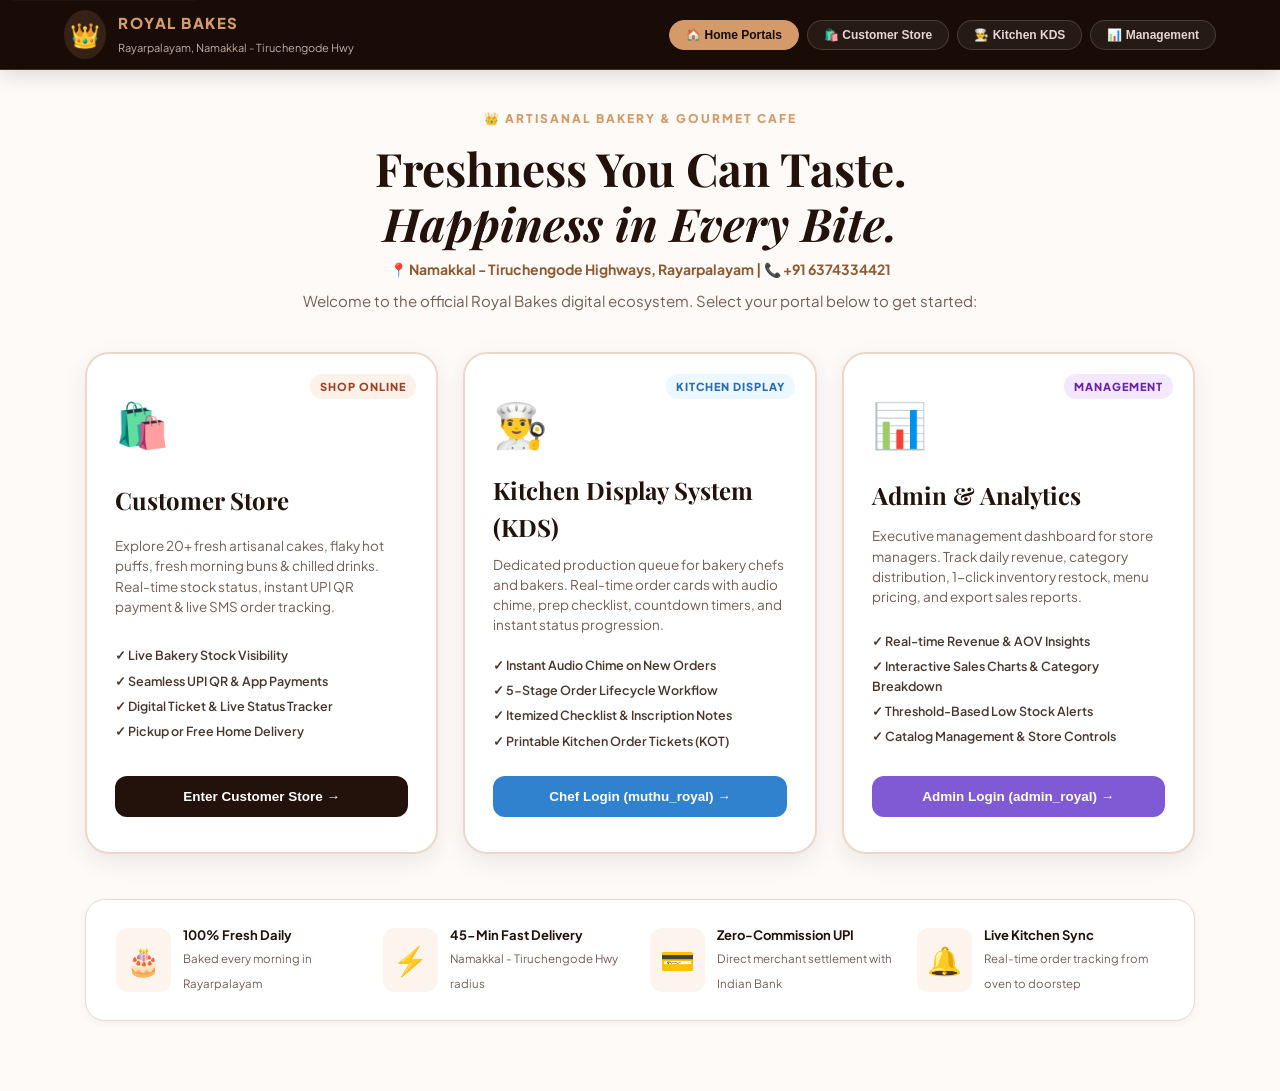
<file: index.html>
<!DOCTYPE html>
<html lang="en">

<head>
    <meta charset="UTF-8">
    <meta name="viewport" content="width=device-width, initial-scale=1.0">
    <meta name="description" content="Royal Bakes — Artisanal Bakery & Cafe in Rayarpalayam, Namakkal. Order fresh cakes, puffs, breads, and beverages with instant UPI payment and real-time kitchen tracking.">
    <title>Royal Bakes — Artisanal Bakery & Real-Time Kitchen Platform | Rayarpalayam</title>
    <link rel="stylesheet" href="style.css">
    <link rel="preconnect" href="https://fonts.googleapis.com">
    <link rel="preconnect" href="https://fonts.gstatic.com" crossorigin>
    <link href="https://fonts.googleapis.com/css2?family=Plus+Jakarta+Sans:wght@300;400;500;600;700;800&family=Playfair+Display:ital,wght@0,600;0,700;0,800;1,500;1,700&display=swap" rel="stylesheet">
</head>

<body>

    <!-- ACCESSIBILITY SKIP LINK -->
    <a href="#mainContent" class="skip-link">Skip to main content</a>

    <!-- TOAST NOTIFICATION CONTAINER -->
    <div id="toastContainer" class="toast-container" aria-live="polite" aria-atomic="true"></div>

    <!-- GLOBAL TOP PORTAL NAVIGATION BAR -->
    <header class="portal-nav-bar" role="banner">
        <div class="portal-nav-left" onclick="showView('landing')" tabindex="0" role="button" aria-label="Go to Royal Bakes Home">
            <div class="brand-crest">👑</div>
            <div>
                <span class="portal-brand-badge">ROYAL BAKES</span>
                <span class="portal-sub-text">Rayarpalayam, Namakkal - Tiruchengode Hwy</span>
            </div>
        </div>

        <div class="portal-nav-right" role="navigation" aria-label="Portal Switcher">
            <button id="navBtnLanding" class="nav-portal-btn active" onclick="showView('landing')">
                🏠 Home Portals
            </button>
            <button id="navBtnCustomer" class="nav-portal-btn" onclick="showView('customer')">
                🛍️ Customer Store
            </button>
            <button id="navBtnKitchen" class="nav-portal-btn" onclick="openStaffAuthModal('kitchen')">
                👨‍🍳 Kitchen KDS <span id="kitchenPendingBadge" class="nav-counter-pill" style="display:none;">0</span>
            </button>
            <button id="navBtnAdmin" class="nav-portal-btn" onclick="openStaffAuthModal('admin')">
                📊 Management
            </button>
        </div>
    </header>


    <!-- ================================================================= -->
    <!-- =================== VIEW 1: HOME PORTAL LANDING ================= -->
    <!-- ================================================================= -->
    <main id="mainContent">
    <section id="viewLanding" class="app-view active" aria-label="Home Portals Selection">
        <div class="landing-hero-container">
            <div class="landing-top-badge">👑 ARTISANAL BAKERY & GOURMET CAFE</div>
            <h1>Freshness You Can Taste.<br><i>Happiness in Every Bite.</i></h1>
            <p class="landing-loc-text">📍 Namakkal - Tiruchengode Highways, Rayarpalayam | 📞 +91 6374334421</p>
            <p class="landing-sub-text">Welcome to the official Royal Bakes digital ecosystem. Select your portal below to get started:</p>

            <div class="portal-choice-grid">
                <!-- 1. CUSTOMER STORE CARD -->
                <div class="choice-card customer-card" onclick="showView('customer')" tabindex="0" role="button">
                    <div class="choice-badge">SHOP ONLINE</div>
                    <div class="choice-icon">🛍️</div>
                    <h2>Customer Store</h2>
                    <p>Explore 20+ fresh artisanal cakes, flaky hot puffs, fresh morning buns & chilled drinks. Real-time stock status, instant UPI QR payment & live SMS order tracking.</p>
                    <div class="choice-features">
                        <span>✓ Live Bakery Stock Visibility</span>
                        <span>✓ Seamless UPI QR & App Payments</span>
                        <span>✓ Digital Ticket & Live Status Tracker</span>
                        <span>✓ Pickup or Free Home Delivery</span>
                    </div>
                    <button class="choice-btn primary">Enter Customer Store →</button>
                </div>

                <!-- 2. KITCHEN KDS CARD -->
                <div class="choice-card kitchen-card" onclick="openStaffAuthModal('kitchen')" tabindex="0" role="button">
                    <div class="choice-badge staff-badge">KITCHEN DISPLAY</div>
                    <div class="choice-icon">👨‍🍳</div>
                    <h2>Kitchen Display System (KDS)</h2>
                    <p>Dedicated production queue for bakery chefs and bakers. Real-time order cards with audio chime, prep checklist, countdown timers, and instant status progression.</p>
                    <div class="choice-features">
                        <span>✓ Instant Audio Chime on New Orders</span>
                        <span>✓ 5-Stage Order Lifecycle Workflow</span>
                        <span>✓ Itemized Checklist & Inscription Notes</span>
                        <span>✓ Printable Kitchen Order Tickets (KOT)</span>
                    </div>
                    <button class="choice-btn secondary">Chef Login (muthu_royal) →</button>
                </div>

                <!-- 3. ADMIN MANAGEMENT CARD -->
                <div class="choice-card admin-card" onclick="openStaffAuthModal('admin')" tabindex="0" role="button">
                    <div class="choice-badge admin-badge">MANAGEMENT</div>
                    <div class="choice-icon">📊</div>
                    <h2>Admin & Analytics</h2>
                    <p>Executive management dashboard for store managers. Track daily revenue, category distribution, 1-click inventory restock, menu pricing, and export sales reports.</p>
                    <div class="choice-features">
                        <span>✓ Real-time Revenue & AOV Insights</span>
                        <span>✓ Interactive Sales Charts & Category Breakdown</span>
                        <span>✓ Threshold-Based Low Stock Alerts</span>
                        <span>✓ Catalog Management & Store Controls</span>
                    </div>
                    <button class="choice-btn tertiary">Admin Login (admin_royal) →</button>
                </div>
            </div>

            <!-- TRUST METRICS BAR -->
            <div class="landing-trust-bar">
                <div class="trust-item">
                    <span class="trust-icon">🎂</span>
                    <div><strong>100% Fresh Daily</strong><small>Baked every morning in Rayarpalayam</small></div>
                </div>
                <div class="trust-item">
                    <span class="trust-icon">⚡</span>
                    <div><strong>45-Min Fast Delivery</strong><small>Namakkal - Tiruchengode Hwy radius</small></div>
                </div>
                <div class="trust-item">
                    <span class="trust-icon">💳</span>
                    <div><strong>Zero-Commission UPI</strong><small>Direct merchant settlement with Indian Bank</small></div>
                </div>
                <div class="trust-item">
                    <span class="trust-icon">🔔</span>
                    <div><strong>Live Kitchen Sync</strong><small>Real-time order tracking from oven to doorstep</small></div>
                </div>
            </div>
        </div>
    </section>


    <!-- ================================================================= -->
    <!-- =================== VIEW 2: CUSTOMER STORE ====================== -->
    <!-- ================================================================= -->
    <section id="viewCustomer" class="app-view" aria-label="Customer Bakery Store">

        <!-- ANNOUNCEMENT BANNER -->
        <div class="announcement-banner">
            <span>👑 <strong>Royal Bakes Special:</strong> Use code <strong>SWEET10</strong> for 10% OFF | Code <strong>ROYAL50</strong> for ₹50 OFF over ₹399 | Free delivery above ₹499!</span>
        </div>

        <!-- STORE HEADER & NAVBAR -->
        <div class="store-navbar">
            <div class="store-logo" onclick="showView('customer')">
                <div class="logo-circle">👑</div>
                <div>
                    <h2>Royal Bakes</h2>
                    <small>RAYARPALAYAM • NAMAKKAL</small>
                </div>
            </div>

            <div class="store-nav-links">
                <a href="#menuSection" class="active">Menu Catalog</a>
                <a href="javascript:void(0)" onclick="openCustomerAuthModal()">
                    <span id="custLoginNavText">👤 Customer Login</span>
                </a>
                <a href="javascript:void(0)" onclick="openOrdersModal()">
                    My Orders <span id="customerOrdersCountBadge" class="nav-item-badge" style="display:none;">0</span>
                </a>
                <a href="javascript:void(0)" onclick="openStaffAuthModal('kitchen')">👨‍🍳 Kitchen KDS</a>
                <a href="javascript:void(0)" onclick="openStaffAuthModal('admin')">📊 Admin</a>
            </div>

            <div class="store-nav-actions">
                <button class="icon-nav-btn" onclick="openOrdersModal()" title="My Orders">
                    📋 <span class="btn-label">Orders</span>
                </button>
                <button class="cart-trigger-btn" onclick="openCartDrawer()" title="Shopping Cart">
                    🛒 Cart
                    <span id="cartCountBadge" class="cart-counter">0</span>
                </button>
            </div>
        </div>

        <!-- HERO BANNER -->
        <div class="store-hero">
            <div class="store-hero-content">
                <span class="hero-tag">ROYAL BAKES • ARTISANAL EXCELLENCE</span>
                <h1>Freshly Baked with Love.<br><i>Made for Every Celebration.</i></h1>
                <p>Namakkal - Tiruchengode Highways, Rayarpalayam. Decadent Dutch truffle cakes, golden savoury puffs, buttery croissants, and gourmet chilled refreshments.</p>
                <div class="hero-action-row">
                    <a href="#menuSection" class="hero-btn-primary">Explore Menu Catalog ↓</a>
                    <button class="hero-btn-secondary" onclick="openOrdersModal()">Track Live Order 📦</button>
                </div>
            </div>
        </div>

        <!-- STORE MENU CONTAINER -->
        <div class="store-menu-container" id="menuSection">
            
            <!-- CONTROLS & FILTER BAR -->
            <div class="menu-control-panel">
                <div class="menu-titles-block">
                    <span class="menu-sub-tag">DAILY FRESH BATCH</span>
                    <h2 class="menu-main-title">Today's Bakery Collection</h2>
                    <p class="menu-desc-text">Handcrafted daily using fine Belgian cocoa, real dairy butter, and local farm ingredients.</p>
                </div>

                <div class="menu-search-and-sort">
                    <div class="search-input-wrapper">
                        <span class="search-icon">🔍</span>
                        <input
                            type="text"
                            id="storeSearchInput"
                            placeholder="Search cakes, pastries, puffs, buns, drinks..."
                            onkeyup="handleStoreSearch()"
                            aria-label="Search bakery items"
                        >
                    </div>

                    <div class="filter-dropdown-row">
                        <select id="dietFilterSelect" class="filter-select" onchange="handleDietFilter(this.value)">
                            <option value="all">🌱 All Diets</option>
                            <option value="veg">🟢 Pure Veg / Eggless</option>
                            <option value="nonveg">🔴 Non-Veg</option>
                        </select>

                        <select id="priceTierSelect" class="filter-select" onchange="handlePriceTierFilter(this.value)">
                            <option value="all">💰 All Prices</option>
                            <option value="under50">Under ₹50</option>
                            <option value="50-150">₹50 – ₹150</option>
                            <option value="150-350">₹150 – ₹350</option>
                            <option value="above350">₹350 & Above</option>
                        </select>

                        <select id="sortSelect" class="filter-select" onchange="handleSortOption(this.value)">
                            <option value="featured">✨ Featured & Popular</option>
                            <option value="price-asc">💵 Price: Low to High</option>
                            <option value="price-desc">💎 Price: High to Low</option>
                            <option value="rating">⭐ Highest Rated</option>
                        </select>

                        <button id="bestsellerFilterBtn" type="button" class="filter-chip-btn" onclick="toggleBestsellerFilter(this)">
                            ⭐ Bestsellers
                        </button>
                        <button id="inStockFilterBtn" type="button" class="filter-chip-btn" onclick="toggleInStockFilter(this)">
                            📦 In Stock
                        </button>
                    </div>
                </div>
            </div>

            <!-- CATEGORY PILL NAVIGATION -->
            <div class="category-pill-bar" id="categoryPillBar" role="tablist">
                <button class="category-pill active" onclick="filterStoreCategory('all', this)">✨ All Items (<span id="catCountAll">0</span>)</button>
                <button class="category-pill" onclick="filterStoreCategory('cakes', this)">🎂 Cakes (<span id="catCountCakes">0</span>)</button>
                <button class="category-pill" onclick="filterStoreCategory('pastries', this)">🍰 Pastries (<span id="catCountPastries">0</span>)</button>
                <button class="category-pill" onclick="filterStoreCategory('snacks', this)">🥟 Snacks & Puffs (<span id="catCountSnacks">0</span>)</button>
                <button class="category-pill" onclick="filterStoreCategory('buns', this)">🥐 Buns & Breads (<span id="catCountBuns">0</span>)</button>
                <button class="category-pill" onclick="filterStoreCategory('cookies', this)">🍪 Cookies (<span id="catCountCookies">0</span>)</button>
                <button class="category-pill" onclick="filterStoreCategory('desserts', this)">🍮 Desserts (<span id="catCountDesserts">0</span>)</button>
                <button class="category-pill" onclick="filterStoreCategory('drinks', this)">🥤 Beverages (<span id="catCountDrinks">0</span>)</button>
            </div>

            <!-- PRODUCTS GRID -->
            <div id="storeProductsGrid" class="store-products-grid" aria-live="polite">
                <!-- Populated dynamically via JS -->
            </div>
        </div>

        <!-- MOBILE FLOATING CART BAR -->
        <div id="mobileFloatingCartBar" class="mobile-floating-cart" style="display:none;" onclick="openCartDrawer()">
            <div class="m-cart-left">
                <span class="m-cart-badge" id="mCartItemCount">0 ITEMS</span>
                <span class="m-cart-total" id="mCartSubtotal">₹0</span>
            </div>
            <div class="m-cart-right">
                <span>View Basket</span> 🛒 →
            </div>
        </div>

        <!-- FOOTER -->
        <footer class="store-footer" role="contentinfo">
            <div class="footer-inner">
                <div class="footer-col">
                    <div class="footer-brand">
                        <span class="footer-crest">👑</span>
                        <h3>Royal Bakes</h3>
                    </div>
                    <p>Artisanal bakery, patisserie & cafe. Handcrafted freshness and gourmet pastries delivered directly to your home in Namakkal district.</p>
                    <div class="footer-badge-loc">📍 Namakkal - Tiruchengode Highways, Rayarpalayam</div>
                </div>
                <div class="footer-col">
                    <h4>Customer Portals</h4>
                    <a href="#menuSection">Browse Menu Catalog</a>
                    <a href="javascript:void(0)" onclick="openOrdersModal()">Track Live Orders</a>
                    <a href="javascript:void(0)" onclick="openCustomerAuthModal()">Customer Account</a>
                    <a href="javascript:void(0)" onclick="showView('landing')">Portal Hub</a>
                </div>
                <div class="footer-col">
                    <h4>Staff Portals</h4>
                    <a href="javascript:void(0)" onclick="openStaffAuthModal('kitchen')">👨‍🍳 Kitchen Display System</a>
                    <a href="javascript:void(0)" onclick="openStaffAuthModal('admin')">📊 Management Dashboard</a>
                    <a href="javascript:void(0)" onclick="openStaffAuthModal('admin')">📦 Inventory & Stock</a>
                </div>
                <div class="footer-col">
                    <h4>Contact & Direct UPI</h4>
                    <p id="footerContactPhone">📞 +91 6374334421</p>
                    <p id="footerContactUpi">💳 UPI: muthukrishnans2002@okhdfcbank</p>
                    <p>🏦 Indian Bank • Branch 4189</p>
                    <div class="footer-hours">🕒 Open Daily: 8:00 AM – 10:30 PM</div>
                </div>
            </div>
            <div class="footer-copyright">
                <small>© 2026 Royal Bakes, Rayarpalayam. All Rights Reserved • Project Better Tomorrow</small>
            </div>
        </footer>

    </section>


    <!-- ================================================================= -->
    <!-- =================== VIEW 3: CHECKOUT PAGE ======================= -->
    <!-- ================================================================= -->
    <section id="viewCheckout" class="app-view" aria-label="Checkout Page">
        <div class="checkout-page-wrapper">
            <button class="view-back-btn" onclick="showView('customer')">
                ← Back to Bakery Menu
            </button>

            <div class="checkout-header-block">
                <span class="checkout-tag">ROYAL BAKES • SECURE CHECKOUT</span>
                <h1>Delivery & Payment Selection</h1>
                <p>Complete your delivery preferences and choose your payment method</p>
            </div>

            <div class="checkout-two-col-grid">

                <!-- LEFT COL: CUSTOMER & PAYMENT FORM -->
                <div class="checkout-form-column">

                    <!-- STEP 1: ORDER TYPE & CUSTOMER DETAILS -->
                    <div class="form-section-card">
                        <div class="card-step-badge">Step 1</div>
                        <h3>1. Fulfillment & Customer Details</h3>

                        <!-- FULFILLMENT MODE SELECTOR -->
                        <div class="fulfillment-mode-selector">
                            <label class="fulfillment-option" onclick="setFulfillmentMode('delivery')">
                                <input type="radio" name="fulfillmentMode" id="modeDelivery" value="delivery" checked>
                                <span class="fulfillment-box">
                                    <span class="fulfillment-icon">🚚</span>
                                    <strong>Home Delivery</strong>
                                    <small>Direct to your doorstep</small>
                                </span>
                            </label>
                            <label class="fulfillment-option" onclick="setFulfillmentMode('pickup')">
                                <input type="radio" name="fulfillmentMode" id="modePickup" value="pickup">
                                <span class="fulfillment-box">
                                    <span class="fulfillment-icon">🏪</span>
                                    <strong>Store Pickup</strong>
                                    <small>Rayarpalayam Counter</small>
                                </span>
                            </label>
                        </div>

                        <div class="form-row-grid">
                            <div>
                                <label for="chkName">Full Name *</label>
                                <input type="text" id="chkName" placeholder="e.g. Muthukrishnan S" required>
                            </div>
                            <div>
                                <label for="chkPhone">Mobile Number (10 Digits) *</label>
                                <input type="tel" id="chkPhone" maxlength="10" placeholder="e.g. 9876543210" required>
                            </div>
                        </div>

                        <div id="deliveryAddressBlock">
                            <label for="chkAddress">Complete Delivery Address *</label>
                            <textarea id="chkAddress" rows="2" placeholder="Door No, Street Name, Landmark, Rayarpalayam / Namakkal Area" required></textarea>
                        </div>

                        <div id="pickupLocationBlock" style="display:none;" class="pickup-info-card">
                            <span>📍 Pickup Location: <strong>Royal Bakes, Namakkal - Tiruchengode Highways, Rayarpalayam</strong></span>
                            <small>Your order will be ready at the bakery counter. Zero delivery fee applied.</small>
                        </div>

                        <div class="form-row-grid">
                            <div>
                                <label for="chkSlot">Preferred Time Slot *</label>
                                <select id="chkSlot" class="form-select">
                                    <option value="⚡ Immediate (Within 45 Mins)">⚡ Immediate (Within 45 Mins)</option>
                                    <option value="🌅 Today Evening (5:00 PM - 7:00 PM)">🌅 Today Evening (5:00 PM - 7:00 PM)</option>
                                    <option value="🌙 Tonight (7:00 PM - 9:30 PM)">🌙 Tonight (7:00 PM - 9:30 PM)</option>
                                    <option value="☀️ Tomorrow Morning (8:00 AM - 10:30 AM)">☀️ Tomorrow Morning (8:00 AM - 10:30 AM)</option>
                                </select>
                            </div>
                            <div>
                                <label for="chkNote">Cake Inscription / Special Instructions</label>
                                <input type="text" id="chkNote" placeholder="e.g. Write 'Happy Birthday Anand' on cake">
                            </div>
                        </div>
                    </div>

                    <!-- STEP 2: PAYMENT METHOD -->
                    <div class="form-section-card">
                        <div class="card-step-badge">Step 2</div>
                        <h3>2. Payment Method</h3>

                        <!-- PAYMENT TABS -->
                        <div class="payment-method-selector" role="tablist">
                            <button id="payTabUpi" class="pay-method-pill active" onclick="setPaymentMethod('upi')" type="button">
                                📱 UPI / Scan QR Code
                            </button>
                            <button id="payTabCod" class="pay-method-pill" onclick="setPaymentMethod('cod')" type="button">
                                💵 Cash on Delivery / Counter
                            </button>
                        </div>

                        <!-- UPI CONTAINER -->
                        <div id="paySectionUpi" class="payment-detail-box">
                            <div class="upi-live-tag">
                                <span class="green-dot"></span> Instant Merchant Direct UPI Verification
                            </div>

                            <div class="clean-qr-display-box">
                                <p class="qr-instruction">Scan with GPay, PhonePe, Paytm, BHIM, CRED or any Banking App</p>
                                <div class="qr-image-frame">
                                    <img
                                        id="cleanQrImg"
                                        src="[data-uri]"
                                        alt="Royal Bakes UPI Payment QR Code"
                                        class="rendered-qr-code"
                                    >
                                </div>
                                <div class="qr-badge-sub">Muthukrishnan S • Indian Bank 4189</div>
                            </div>

                            <div class="upi-account-card">
                                <div class="upi-user-row">
                                    <div class="upi-avatar-circle">👤</div>
                                    <div>
                                        <h4 id="chkPayeeName">Muthukrishnan S</h4>
                                        <span id="chkBankTag" class="bank-sub-tag">🏦 Indian Bank • 4189</span>
                                    </div>
                                </div>

                                <div class="upi-id-row">
                                    <div>
                                        <small>UPI VPA ID</small>
                                        <strong id="chkUpiId">muthukrishnans2002@okhdfcbank</strong>
                                    </div>
                                    <button class="copy-btn" onclick="copyUpiVpa()" type="button">📋 Copy ID</button>
                                </div>

                                <a
                                    id="chkDirectPayBtn"
                                    class="upi-intent-btn"
                                    href="upi://pay?pa=muthukrishnans2002@okhdfcbank&pn=Muthukrishnan%20S&cu=INR"
                                >
                                    🚀 Launch UPI App to Pay
                                </a>
                            </div>

                            <div class="utr-field-block">
                                <div style="display:flex; justify-content:space-between; align-items:center;">
                                    <label for="chkUtr">UPI Transaction Ref / UTR No. (12 Digits) *</label>
                                    <button type="button" class="simulate-pay-btn" onclick="fillDemoTestUtr()">⚡ Use Demo Test UTR</button>
                                </div>
                                <input type="text" id="chkUtr" maxlength="16" placeholder="e.g. 423871928371 (12-digit UTR)" oninput="handleUtrInputChange(this.value)">
                                <div id="utrValidationBadge" class="utr-val-badge"></div>
                            </div>
                        </div>

                        <!-- COD CONTAINER -->
                        <div id="paySectionCod" class="payment-detail-box" style="display:none;">
                            <div class="cod-info-card">
                                <div class="cod-icon-large">💵</div>
                                <h4>Cash on Delivery / Pay at Counter Selected</h4>
                                <p>Pay in cash or scan QR directly with our delivery partner or at our Rayarpalayam bakery counter upon order handover.</p>
                                <small>💡 Exact change is appreciated for swift pickup and delivery!</small>
                            </div>
                        </div>

                    </div>

                </div>

                <!-- RIGHT COL: ORDER SUMMARY -->
                <div class="checkout-summary-column">
                    <div class="summary-sticky-card">
                        <h3>Order Summary</h3>
                        <div id="chkItemsList" class="summary-items-list">
                            <!-- Populated dynamically via JS -->
                        </div>

                        <div class="summary-calc-block">
                            <div class="calc-row">
                                <span>Items Subtotal</span>
                                <span id="chkSubtotal">₹0</span>
                            </div>
                            <div class="calc-row discount-row" id="chkDiscountRow" style="display:none;">
                                <span>Coupon Savings <small id="chkCouponName"></small></span>
                                <span id="chkDiscount">-₹0</span>
                            </div>
                            <div class="calc-row">
                                <span id="chkDeliveryLabel">Delivery Fee</span>
                                <span id="chkDeliveryFee">₹30</span>
                            </div>
                            <div class="calc-row">
                                <span>Bakery Packaging</span>
                                <span class="green-text">FREE</span>
                            </div>
                            <div class="calc-row grand-total-row">
                                <strong>Total Payable Amount</strong>
                                <strong id="chkGrandTotal">₹0</strong>
                            </div>
                        </div>

                        <button class="place-order-btn" onclick="submitFinalOrder()" type="button">
                            ✓ Confirm & Transmit Order
                        </button>
                        <p class="summary-secure-note">
                            ⚡ Orders are routed immediately to the Royal Bakes Kitchen Queue
                        </p>
                    </div>
                </div>

            </div>
        </div>
    </section>


    <!-- ================================================================= -->
    <!-- =================== VIEW 4: ORDER SUCCESS & TICKET ============== -->
    <!-- ================================================================= -->
    <section id="viewSuccess" class="app-view" aria-label="Order Confirmation and Receipt">
        <div class="success-page-wrapper">
            <div class="success-receipt-card">
                <div class="success-check-badge">✓</div>
                <span class="success-top-tag">ORDER TRANSMITTED TO KITCHEN</span>
                <h1>Thank You for Your Order!</h1>
                <p class="success-message">Your order has been sent to our Rayarpalayam kitchen display in real time. Track live progress below:</p>

                <!-- LIVE 5-STEP TRACKER BAR -->
                <div class="order-tracker-timeline">
                    <div class="tracker-node completed" id="trackStep1">
                        <div class="tracker-circle">1</div>
                        <span>Received</span>
                    </div>
                    <div class="tracker-connector" id="trackLine1"></div>
                    <div class="tracker-node" id="trackStep2">
                        <div class="tracker-circle">2</div>
                        <span>Accepted</span>
                    </div>
                    <div class="tracker-connector" id="trackLine2"></div>
                    <div class="tracker-node" id="trackStep3">
                        <div class="tracker-circle">3</div>
                        <span>Baking 🎂</span>
                    </div>
                    <div class="tracker-connector" id="trackLine3"></div>
                    <div class="tracker-node" id="trackStep4">
                        <div class="tracker-circle">4</div>
                        <span>Ready 📦</span>
                    </div>
                    <div class="tracker-connector" id="trackLine4"></div>
                    <div class="tracker-node" id="trackStep5">
                        <div class="tracker-circle">5</div>
                        <span>Completed ✅</span>
                    </div>
                </div>

                <!-- TICKET QR & INVOICE DETAILS -->
                <div id="successInvoiceBody" class="success-invoice-body">
                    <!-- Populated dynamically via JS -->
                </div>

                <!-- SUCCESS ACTIONS: SMS + WHATSAPP + PRINT -->
                <div class="success-btn-row">
                    <button class="sms-action-btn" onclick="dispatchOrderToSMS()">
                        📲 Send SMS to Bakery (+91 6374334421)
                    </button>
                    <button class="whatsapp-action-btn" onclick="dispatchOrderToWhatsApp()">
                        💬 Send WhatsApp
                    </button>
                    <button class="print-action-btn" onclick="printReceiptTicket()">
                        🖨️ Print Invoice
                    </button>
                </div>

                <button class="continue-store-btn" onclick="showView('customer')">
                    ← Continue Shopping
                </button>
            </div>
        </div>
    </section>


    <!-- ================================================================= -->
    <!-- =================== VIEW 5: KITCHEN KDS PORTAL ================== -->
    <!-- ================================================================= -->
    <section id="viewKitchen" class="app-view" aria-label="Kitchen Display System">
        <div class="kds-dashboard-wrapper">

            <!-- KDS TOP BAR -->
            <div class="kds-top-bar">
                <div class="kds-title-info">
                    <div class="kds-brand-badge">👨‍🍳 KITCHEN DISPLAY SYSTEM</div>
                    <h2>Royal Bakes • Kitchen Queue</h2>
                    <p>Rayarpalayam Production Floor | Chef on Duty: <b>muthu_royal</b></p>
                </div>
                <div class="kds-top-actions">
                    <span class="live-status-pill">
                        <span class="live-pulse-dot"></span> Live Sync Active (SSE)
                    </span>
                    <button id="kdsChimeToggleBtn" class="kds-action-btn secondary" onclick="toggleChimeMute()" title="Mute or Unmute Kitchen Chime">
                        🔊 Chime ON
                    </button>
                    <button class="kds-action-btn secondary" onclick="testAudioChime()" title="Test Kitchen Speaker">
                        🔔 Test Chime
                    </button>
                    <button class="kds-action-btn primary" onclick="showView('admin')">
                        📊 Switch to Admin
                    </button>
                    <button class="kds-action-btn logout" onclick="logoutStaff()">
                        Logout 🚪
                    </button>
                </div>
            </div>

            <!-- KDS METRICS CARDS -->
            <div class="kds-kpi-grid">
                <div class="kds-kpi-box new-orders">
                    <div class="kpi-icon">🔔</div>
                    <div>
                        <small>NEW INCOMING</small>
                        <h2 id="kdsKpiNew">0</h2>
                    </div>
                </div>
                <div class="kds-kpi-box preparing-orders">
                    <div class="kpi-icon">🎂</div>
                    <div>
                        <small>IN OVEN / BAKING</small>
                        <h2 id="kdsKpiBaking">0</h2>
                    </div>
                </div>
                <div class="kds-kpi-box ready-orders">
                    <div class="kpi-icon">📦</div>
                    <div>
                        <small>READY FOR HANDOVER</small>
                        <h2 id="kdsKpiReady">0</h2>
                    </div>
                </div>
                <div class="kds-kpi-box completed-orders">
                    <div class="kpi-icon">✅</div>
                    <div>
                        <small>COMPLETED TODAY</small>
                        <h2 id="kdsKpiCompleted">0</h2>
                    </div>
                </div>
            </div>

            <!-- KDS FILTER ROW -->
            <div class="kds-filter-row">
                <div class="kds-filter-tabs">
                    <button class="kds-tab-pill active" onclick="filterKdsStatus('all', this)">All Orders (<span id="kdsTabAllCount">0</span>)</button>
                    <button class="kds-tab-pill" onclick="filterKdsStatus('Pending', this)">New (<span id="kdsTabPendingCount">0</span>)</button>
                    <button class="kds-tab-pill" onclick="filterKdsStatus('Accepted', this)">Accepted (<span id="kdsTabAcceptedCount">0</span>)</button>
                    <button class="kds-tab-pill" onclick="filterKdsStatus('Baking', this)">Baking 🎂 (<span id="kdsTabBakingCount">0</span>)</button>
                    <button class="kds-tab-pill" onclick="filterKdsStatus('Ready', this)">Ready 📦 (<span id="kdsTabReadyCount">0</span>)</button>
                    <button class="kds-tab-pill" onclick="filterKdsStatus('Delivered', this)">Completed ✅ (<span id="kdsTabCompletedCount">0</span>)</button>
                </div>
                <div class="kds-type-filter">
                    <select id="kdsTypeFilter" class="filter-select" onchange="renderKitchenQueue()">
                        <option value="all">📦 All Fulfillment Types</option>
                        <option value="Delivery">🚚 Home Delivery Only</option>
                        <option value="Pickup">🏪 Store Pickup Only</option>
                    </select>
                </div>
            </div>

            <!-- KDS CARDS GRID -->
            <div id="kdsOrdersQueue" class="kds-orders-grid">
                <!-- Populated dynamically via JS -->
            </div>

        </div>
    </section>


    <!-- ================================================================= -->
    <!-- =================== VIEW 6: ADMIN MANAGEMENT PORTAL ============= -->
    <!-- ================================================================= -->
    <section id="viewAdmin" class="app-view" aria-label="Management Dashboard">
        <div class="admin-dashboard-wrapper">

            <!-- ADMIN TOP BAR -->
            <div class="admin-top-bar">
                <div class="admin-title-info">
                    <div class="admin-brand-badge">📊 EXECUTIVE MANAGEMENT</div>
                    <h2>Royal Bakes • Store Operations & Analytics</h2>
                    <p>Rayarpalayam Hub | Administrator: <b>admin_royal</b></p>
                </div>
                <div class="admin-top-actions">
                    <button class="sk-primary-btn" onclick="openAddProductModal()">+ Add New Product</button>
                    <button class="sk-secondary-btn" onclick="showView('kitchen')">👨‍🍳 Open Kitchen KDS</button>
                    <button class="sk-secondary-btn" onclick="logoutStaff()">Logout 🚪</button>
                </div>
            </div>

            <!-- LOW STOCK ALERT BANNER (IF ANY) -->
            <div id="admLowStockAlertBanner" class="low-stock-alert-banner" style="display:none;"></div>

            <!-- EXECUTIVE KPI TILES -->
            <div class="sk-stats-grid">
                <div class="sk-stat-box revenue-box">
                    <div class="stat-icon-wrapper">💰</div>
                    <div>
                        <small>TODAY'S GROSS REVENUE</small>
                        <h2 id="admStatRevenue">₹0</h2>
                    </div>
                </div>
                <div class="sk-stat-box orders-box">
                    <div class="stat-icon-wrapper">📦</div>
                    <div>
                        <small>TOTAL ORDERS PLACED</small>
                        <h2 id="admStatTotal">0</h2>
                    </div>
                </div>
                <div class="sk-stat-box aov-box">
                    <div class="stat-icon-wrapper">📈</div>
                    <div>
                        <small>AVERAGE ORDER VALUE (AOV)</small>
                        <h2 id="admStatAov">₹0</h2>
                    </div>
                </div>
                <div class="sk-stat-box lowstock-box">
                    <div class="stat-icon-wrapper">⚠️</div>
                    <div>
                        <small>LOW / OUT-OF-STOCK ITEMS</small>
                        <h2 id="admStatLowStock">0</h2>
                    </div>
                </div>
            </div>

            <!-- ADMIN SUB-TABS -->
            <div class="sk-tab-navigation" role="tablist">
                <button class="sk-nav-tab active" id="tabAdmAnalytics" onclick="switchAdminTab('analytics')">
                    📊 Revenue & Category Charts
                </button>
                <button class="sk-nav-tab" id="tabAdmInventory" onclick="switchAdminTab('inventory')">
                    📦 Inventory & Stock Controls
                </button>
                <button class="sk-nav-tab" id="tabAdmOrders" onclick="switchAdminTab('orders')">
                    📋 Master Order Logs
                </button>
                <button class="sk-nav-tab" id="tabAdmSettings" onclick="switchAdminTab('settings')">
                    ⚙️ Store & UPI Settings
                </button>
            </div>

            <!-- ADMIN TAB 1: VISUAL ANALYTICS & CHARTS -->
            <div id="admTabPanelAnalytics" class="sk-tab-panel active">
                <div class="charts-two-col-grid">
                    <!-- CHART 1: REVENUE TREND -->
                    <div class="chart-card">
                        <div class="chart-header">
                            <h3>Weekly Revenue Trend (Past 7 Days)</h3>
                            <small>Daily sales totals in INR</small>
                        </div>
                        <div class="svg-chart-container" id="svgRevenueChartContainer">
                            <!-- SVG Bar/Line Chart generated dynamically -->
                        </div>
                    </div>

                    <!-- CHART 2: CATEGORY BREAKDOWN -->
                    <div class="chart-card">
                        <div class="chart-header">
                            <h3>Category Sales Volume Breakdown</h3>
                            <small>Percentage distribution by bakery category</small>
                        </div>
                        <div class="svg-chart-container" id="svgCategoryChartContainer">
                            <!-- SVG Donut Chart generated dynamically -->
                        </div>
                    </div>
                </div>

                <!-- TOP SELLING PRODUCTS TABLE -->
                <div class="sk-analytics-card" style="margin-top: 25px;">
                    <h3>🏆 Top Selling Bakery Products</h3>
                    <div id="skTopProductsTableContainer" class="sk-table-container">
                        <!-- Populated dynamically via JS -->
                    </div>
                </div>
            </div>

            <!-- ADMIN TAB 2: INVENTORY & STOCK MANAGEMENT -->
            <div id="admTabPanelInventory" class="sk-tab-panel">
                <div class="sk-menu-header-bar">
                    <div>
                        <h3>Royal Bakes Inventory & Live Stock (<span id="invTotalCount">0</span> Items)</h3>
                        <p style="font-size:12px; color:var(--text-muted);">Stock automatically deducts when customers order. Low stock items trigger warnings.</p>
                    </div>
                    <button class="sk-primary-btn" onclick="openAddProductModal()">+ Add New Product</button>
                </div>
                <div class="sk-table-container">
                    <table class="sk-data-table">
                        <thead>
                            <tr>
                                <th>Product Item</th>
                                <th>Category</th>
                                <th>Unit Price</th>
                                <th>Current Stock</th>
                                <th>Status</th>
                                <th>Quick Restock</th>
                                <th>Actions</th>
                            </tr>
                        </thead>
                        <tbody id="admInventoryTableBody">
                            <!-- Populated dynamically via JS -->
                        </tbody>
                    </table>
                </div>
            </div>

            <!-- ADMIN TAB 3: MASTER ORDERS LOG -->
            <div id="admTabPanelOrders" class="sk-tab-panel">
                <div class="sk-menu-header-bar">
                    <div>
                        <h3>Master Orders History & Tax Invoices</h3>
                        <p style="font-size:12px; color:var(--text-muted); margin-top:2px;">Filter orders by status or download complete accounting CSV audit trail.</p>
                    </div>
                    <div style="display:flex; gap:10px; align-items:center; flex-wrap:wrap;">
                        <select id="admOrdersFilterStatus" class="filter-select" onchange="renderAdminMasterOrders()" style="min-width:160px;">
                            <option value="all">📋 All Statuses</option>
                            <option value="Pending">🔔 Pending / New</option>
                            <option value="Accepted">👍 Accepted</option>
                            <option value="Baking">🎂 Baking in Oven</option>
                            <option value="Ready">📦 Ready for Handover</option>
                            <option value="Delivered">✅ Delivered / Completed</option>
                            <option value="Cancelled">❌ Cancelled</option>
                        </select>
                        <button class="sk-secondary-btn" onclick="exportOrdersCSV()">📥 Export to CSV</button>
                    </div>
                </div>
                <div class="sk-table-container">
                    <table class="sk-data-table">
                        <thead>
                            <tr>
                                <th>Order ID</th>
                                <th>Date & Time</th>
                                <th>Customer</th>
                                <th>Type</th>
                                <th>Items</th>
                                <th>Total Bill</th>
                                <th>Payment</th>
                                <th>Status</th>
                            </tr>
                        </thead>
                        <tbody id="admMasterOrdersTableBody">
                            <!-- Populated dynamically via JS -->
                        </tbody>
                    </table>
                </div>
            </div>

            <!-- ADMIN TAB 4: STORE SETTINGS -->
            <div id="admTabPanelSettings" class="sk-tab-panel">
                <div class="sk-settings-card">
                    <h3>Configure Royal Bakes & UPI Payment Gateway</h3>
                    <p>Settings configured here are broadcasted in real time to all customer menus and receipts.</p>

                    <div class="sk-settings-form">
                        <label for="cfgStoreName">Bakery Store Name</label>
                        <input type="text" id="cfgStoreName" value="Royal Bakes">

                        <label for="cfgStoreLoc">Location / Address</label>
                        <input type="text" id="cfgStoreLoc" value="Namakkal - Tiruchengode Highways, Rayarpalayam">

                        <label for="cfgPayeeName">UPI Payee Name</label>
                        <input type="text" id="cfgPayeeName" value="Muthukrishnan S">

                        <label for="cfgUpiId">UPI VPA ID (For QR Code & Mobile UPI Apps)</label>
                        <input type="text" id="cfgUpiId" value="muthukrishnans2002@okhdfcbank">

                        <label for="cfgBankTag">Bank & Branch Tag</label>
                        <input type="text" id="cfgBankTag" value="Indian Bank • 4189">

                        <label for="cfgPhone">Bakery SMS / Contact Number</label>
                        <input type="tel" id="cfgPhone" value="916374334421">

                        <div class="form-row-grid">
                            <div>
                                <label for="cfgDeliveryFee">Standard Delivery Fee (₹)</label>
                                <input type="number" id="cfgDeliveryFee" value="30">
                            </div>
                            <div>
                                <label for="cfgFreeThreshold">Free Delivery Threshold (₹)</label>
                                <input type="number" id="cfgFreeThreshold" value="499">
                            </div>
                        </div>

                        <button class="sk-primary-btn save-cfg-btn" onclick="saveKitchenSettings()">
                            💾 Save & Broadcast Settings
                        </button>
                    </div>
                </div>
            </div>

        </div>
    </section>
    </main>


    <!-- ================================================================= -->
    <!-- =================== MODAL: QUICK VIEW PRODUCT =================== -->
    <!-- ================================================================= -->
    <div id="productQuickViewModal" class="orders-modal-overlay" onclick="closeQuickViewModal()">
        <div class="orders-modal-content quickview-modal-box" onclick="event.stopPropagation()">
            <button class="drawer-close-btn" onclick="closeQuickViewModal()" aria-label="Close modal">✕</button>
            <div id="quickViewBody" class="quickview-body-grid">
                <!-- Populated dynamically via JS -->
            </div>
        </div>
    </div>


    <!-- ================================================================= -->
    <!-- =================== MODAL: STAFF & ADMIN AUTH =================== -->
    <!-- ================================================================= -->
    <div id="staffAuthModalOverlay" class="orders-modal-overlay" onclick="closeStaffAuthModal()">
        <div class="orders-modal-content auth-modal-box" onclick="event.stopPropagation()">
            <div class="modal-header">
                <div>
                    <span class="drawer-sub" id="authModalSubTitle">STAFF ACCESS</span>
                    <h2 id="authModalMainTitle">Staff Portal Login</h2>
                </div>
                <button class="drawer-close-btn" onclick="closeStaffAuthModal()">✕</button>
            </div>
            <form onsubmit="handleStaffLogin(event)" class="add-product-form">
                <div class="auth-hint-badge" id="authHintBadge">
                    🔑 Chef Access: <b>muthu_royal</b> | Manager: <b>admin_royal</b>
                </div>
                <label for="staffLoginUser">Username *</label>
                <input type="text" id="staffLoginUser" placeholder="Enter username" required autocomplete="username">

                <label for="staffLoginPass">Password *</label>
                <input type="password" id="staffLoginPass" placeholder="Enter password" required autocomplete="current-password">

                <input type="hidden" id="staffTargetRole" value="kitchen">

                <button type="submit" class="sk-primary-btn full-btn">
                    Verify & Enter Portal →
                </button>
            </form>
        </div>
    </div>


    <!-- ================================================================= -->
    <!-- =================== MODAL: CUSTOMER PROFILE ===================== -->
    <!-- ================================================================= -->
    <div id="custAuthModalOverlay" class="orders-modal-overlay" onclick="closeCustomerAuthModal()">
        <div class="orders-modal-content auth-modal-box" onclick="event.stopPropagation()">
            <div class="modal-header">
                <div>
                    <span class="drawer-sub" id="custModalSub">CUSTOMER ACCOUNT</span>
                    <h2 id="custModalTitle">Welcome to Royal Bakes</h2>
                </div>
                <button class="drawer-close-btn" onclick="closeCustomerAuthModal()">✕</button>
            </div>
            
            <!-- LOGGED-IN CUSTOMER PROFILE VIEW -->
            <div id="custProfileCard" style="display:none;" class="cust-profile-display">
                <div class="cust-profile-header">
                    <div class="cust-avatar-large">👤</div>
                    <div>
                        <h3 id="custProfileDisplayName">Anand Kumar</h3>
                        <p id="custProfileDisplayPhone" style="color:var(--text-muted); font-size:13px;">📞 9876543210</p>
                    </div>
                </div>
                <div class="cust-profile-details">
                    <div style="margin-bottom:8px;">
                        <small style="color:var(--text-muted); font-weight:700;">DEFAULT DELIVERY ADDRESS:</small>
                        <div id="custProfileDisplayAddress" style="font-size:13px; color:var(--text-main); margin-top:2px;">No address saved yet.</div>
                    </div>
                    <div style="font-size:12.5px; color:var(--text-muted);">
                        <span>Total Orders Placed: <strong id="custProfileOrdersCount">0</strong></span>
                    </div>
                </div>
                <div style="display:flex; flex-direction:column; gap:8px; margin-top:16px;">
                    <button type="button" class="sk-primary-btn full-btn" onclick="openOrdersModal(); closeCustomerAuthModal();">
                        📦 View My Orders
                    </button>
                    <button type="button" class="sk-secondary-btn full-btn" onclick="toggleEditCustomerProfile(true)">
                        ✏️ Edit Name / Address
                    </button>
                    <button type="button" class="kds-action-btn logout" style="width:100%; justify-content:center; padding:10px;" onclick="handleCustomerLogout()">
                        Sign Out 🚪
                    </button>
                </div>
            </div>

            <!-- LOGIN / EDIT FORM -->
            <form id="custLoginForm" onsubmit="handleCustomerLogin(event)" class="add-product-form">
                <label for="custLoginName">Your Full Name *</label>
                <input type="text" id="custLoginName" placeholder="e.g. Anand Kumar" required autocomplete="name">

                <label for="custLoginPhone">Mobile Number (10 Digits) *</label>
                <input type="tel" id="custLoginPhone" maxlength="10" placeholder="e.g. 9876543210" required autocomplete="tel">

                <label for="custLoginAddress">Default Delivery Address (Optional)</label>
                <textarea id="custLoginAddress" rows="2" placeholder="Door No, Street Name, Rayarpalayam / Namakkal Area"></textarea>

                <button type="submit" id="custLoginSubmitBtn" class="sk-primary-btn full-btn">
                    Save Profile & Continue 🛍️
                </button>
            </form>
        </div>
    </div>


    <!-- ================================================================= -->
    <!-- =================== MODAL: SHOPPING CART DRAWER ================= -->
    <!-- ================================================================= -->
    <div id="cartDrawerOverlay" class="cart-drawer-overlay" onclick="closeCartDrawer()">
        <div class="cart-drawer-card" onclick="event.stopPropagation()">
            <div class="drawer-header">
                <div>
                    <span class="drawer-sub">ROYAL BASKET</span>
                    <h2>Shopping Cart</h2>
                </div>
                <button class="drawer-close-btn" onclick="closeCartDrawer()">✕</button>
            </div>

            <!-- FREE DELIVERY BAR -->
            <div class="free-delivery-tracker">
                <div class="tracker-text" id="drawerFreeDeliveryText">
                    Add ₹499 for <strong>Free Delivery!</strong>
                </div>
                <div class="tracker-track">
                    <div class="tracker-progress" id="drawerFreeDeliveryProgress" style="width: 0%;"></div>
                </div>
            </div>

            <!-- CART ITEMS LIST -->
            <div id="cartDrawerItems" class="drawer-items-list">
                <!-- Populated dynamically via JS -->
            </div>

            <!-- DRAWER FOOTER -->
            <div class="drawer-footer">
                <div class="coupon-box-row">
                    <input type="text" id="drawerCouponInput" placeholder="Coupon (SWEET10 / ROYAL50)" style="text-transform: uppercase;">
                    <button type="button" onclick="applyStoreCoupon()">Apply</button>
                </div>
                <div id="drawerCouponMsg" class="coupon-msg-line"></div>

                <div class="drawer-bill-summary">
                    <div class="bill-line">
                        <span>Items Subtotal</span>
                        <span id="drawerSubtotal">₹0</span>
                    </div>
                    <div class="bill-line discount-color" id="drawerDiscountRow" style="display:none;">
                        <span>Coupon Savings <small id="drawerCouponBadge"></small></span>
                        <span id="drawerDiscount">-₹0</span>
                    </div>
                    <div class="bill-line total-highlight">
                        <strong>Grand Total</strong>
                        <strong id="drawerGrandTotal">₹0</strong>
                    </div>
                </div>

                <button class="drawer-checkout-btn" onclick="proceedToCheckoutFromDrawer()">
                    Proceed to Checkout →
                </button>
            </div>
        </div>
    </div>


    <!-- ================================================================= -->
    <!-- =================== MODAL: MY ORDERS HISTORY ==================== -->
    <!-- ================================================================= -->
    <div id="ordersModalOverlay" class="orders-modal-overlay" onclick="closeOrdersModal()">
        <div class="orders-modal-content" onclick="event.stopPropagation()">
            <div class="modal-header">
                <div>
                    <span class="drawer-sub">ORDER HISTORY</span>
                    <h2>My Royal Bakes Orders</h2>
                </div>
                <button class="drawer-close-btn" onclick="closeOrdersModal()">✕</button>
            </div>
            <div id="ordersModalList" class="orders-history-container">
                <!-- Populated dynamically via JS -->
            </div>
        </div>
    </div>


    <!-- ================================================================= -->
    <!-- =================== MODAL: ADD PRODUCT ========================== -->
    <!-- ================================================================= -->
    <div id="addProductModalOverlay" class="orders-modal-overlay" onclick="closeAddProductModal()">
        <div class="orders-modal-content" onclick="event.stopPropagation()">
            <div class="modal-header">
                <div>
                    <span class="drawer-sub">INVENTORY</span>
                    <h2>Add New Bakery Specialty</h2>
                </div>
                <button class="drawer-close-btn" onclick="closeAddProductModal()">✕</button>
            </div>
            <form onsubmit="handleAddNewProduct(event)" class="add-product-form">
                <label for="addProdName">Item Name *</label>
                <input type="text" id="addProdName" required placeholder="e.g. Belgian Truffle Pastry">

                <div class="form-row-grid">
                    <div>
                        <label for="addProdCat">Category *</label>
                        <select id="addProdCat" class="form-select">
                            <option value="cakes">🎂 Cakes</option>
                            <option value="pastries">🍰 Pastries</option>
                            <option value="snacks">🥟 Snacks & Puffs</option>
                            <option value="buns">🥐 Buns & Breads</option>
                            <option value="cookies">🍪 Cookies</option>
                            <option value="desserts">🍮 Desserts</option>
                            <option value="drinks">🥤 Beverages</option>
                        </select>
                    </div>
                    <div>
                        <label for="addProdPrice">Selling Price (₹) *</label>
                        <input type="number" id="addProdPrice" required min="1" placeholder="e.g. 150">
                    </div>
                </div>

                <div class="form-row-grid">
                    <div>
                        <label for="addProdStock">Initial Stock Quantity *</label>
                        <input type="number" id="addProdStock" required min="1" value="25">
                    </div>
                    <div>
                        <label for="addProdPrepTime">Prep / Bake Time</label>
                        <input type="text" id="addProdPrepTime" value="20 mins" placeholder="e.g. 25 mins">
                    </div>
                </div>

                <label for="addProdImg">Image URL</label>
                <input type="url" id="addProdImg" placeholder="https://images.unsplash.com/...">

                <label for="addProdDesc">Short Description</label>
                <textarea id="addProdDesc" rows="2" placeholder="Rich handcrafted specialty baked fresh in Rayarpalayam."></textarea>

                <label for="addProdDiet">Dietary Classification</label>
                <select id="addProdDiet" class="form-select">
                    <option value="true">🟢 Pure Vegetarian / Eggless</option>
                    <option value="false">🔴 Non-Vegetarian (Contains Egg)</option>
                </select>

                <button type="submit" class="sk-primary-btn full-btn">+ Add Item to Bakery Menu</button>
            </form>
        </div>
    </div>


    <!-- ================================================================= -->
    <!-- =================== MODAL: EDIT PRODUCT ========================= -->
    <!-- ================================================================= -->
    <div id="editProductModalOverlay" class="orders-modal-overlay" onclick="closeEditProductModal()">
        <div class="orders-modal-content" onclick="event.stopPropagation()">
            <div class="modal-header">
                <div>
                    <span class="drawer-sub">INVENTORY CONTROL</span>
                    <h2>Edit Bakery Specialty</h2>
                </div>
                <button class="drawer-close-btn" onclick="closeEditProductModal()">✕</button>
            </div>
            <form onsubmit="handleSaveProductEdit(event)" class="add-product-form">
                <input type="hidden" id="editProdId" value="">

                <label for="editProdName">Item Name *</label>
                <input type="text" id="editProdName" required placeholder="e.g. Belgian Truffle Pastry">

                <div class="form-row-grid">
                    <div>
                        <label for="editProdCat">Category *</label>
                        <select id="editProdCat" class="form-select">
                            <option value="cakes">🎂 Cakes</option>
                            <option value="pastries">🍰 Pastries</option>
                            <option value="snacks">🥟 Snacks & Puffs</option>
                            <option value="buns">🥐 Buns & Breads</option>
                            <option value="cookies">🍪 Cookies</option>
                            <option value="desserts">🍮 Desserts</option>
                            <option value="drinks">🥤 Beverages</option>
                        </select>
                    </div>
                    <div>
                        <label for="editProdPrice">Selling Price (₹) *</label>
                        <input type="number" id="editProdPrice" required min="1" placeholder="e.g. 150">
                    </div>
                </div>

                <div class="form-row-grid">
                    <div>
                        <label for="editProdStock">Current Stock Units *</label>
                        <input type="number" id="editProdStock" required min="0" value="20">
                    </div>
                    <div>
                        <label for="editProdMinStock">Low Stock Threshold *</label>
                        <input type="number" id="editProdMinStock" required min="1" value="5">
                    </div>
                </div>

                <div class="form-row-grid">
                    <div>
                        <label for="editProdPrepTime">Prep / Bake Time</label>
                        <input type="text" id="editProdPrepTime" value="20 mins" placeholder="e.g. 25 mins">
                    </div>
                    <div>
                        <label for="editProdDiet">Dietary Classification</label>
                        <select id="editProdDiet" class="form-select">
                            <option value="true">🟢 Pure Vegetarian / Eggless</option>
                            <option value="false">🔴 Non-Vegetarian (Contains Egg)</option>
                        </select>
                    </div>
                </div>

                <label for="editProdDesc">Short Description</label>
                <textarea id="editProdDesc" rows="2" placeholder="Rich handcrafted specialty baked fresh in Rayarpalayam."></textarea>

                <button type="submit" class="sk-primary-btn full-btn">💾 Save Changes to Product</button>
            </form>
        </div>
    </div>

    <!-- PRINT LAYOUT CONTAINER (FOR KOT AND INVOICES) -->
    <div id="printContainer" class="print-only-container"></div>

    <script src="script.js"></script>
</body>
</html>
</file>
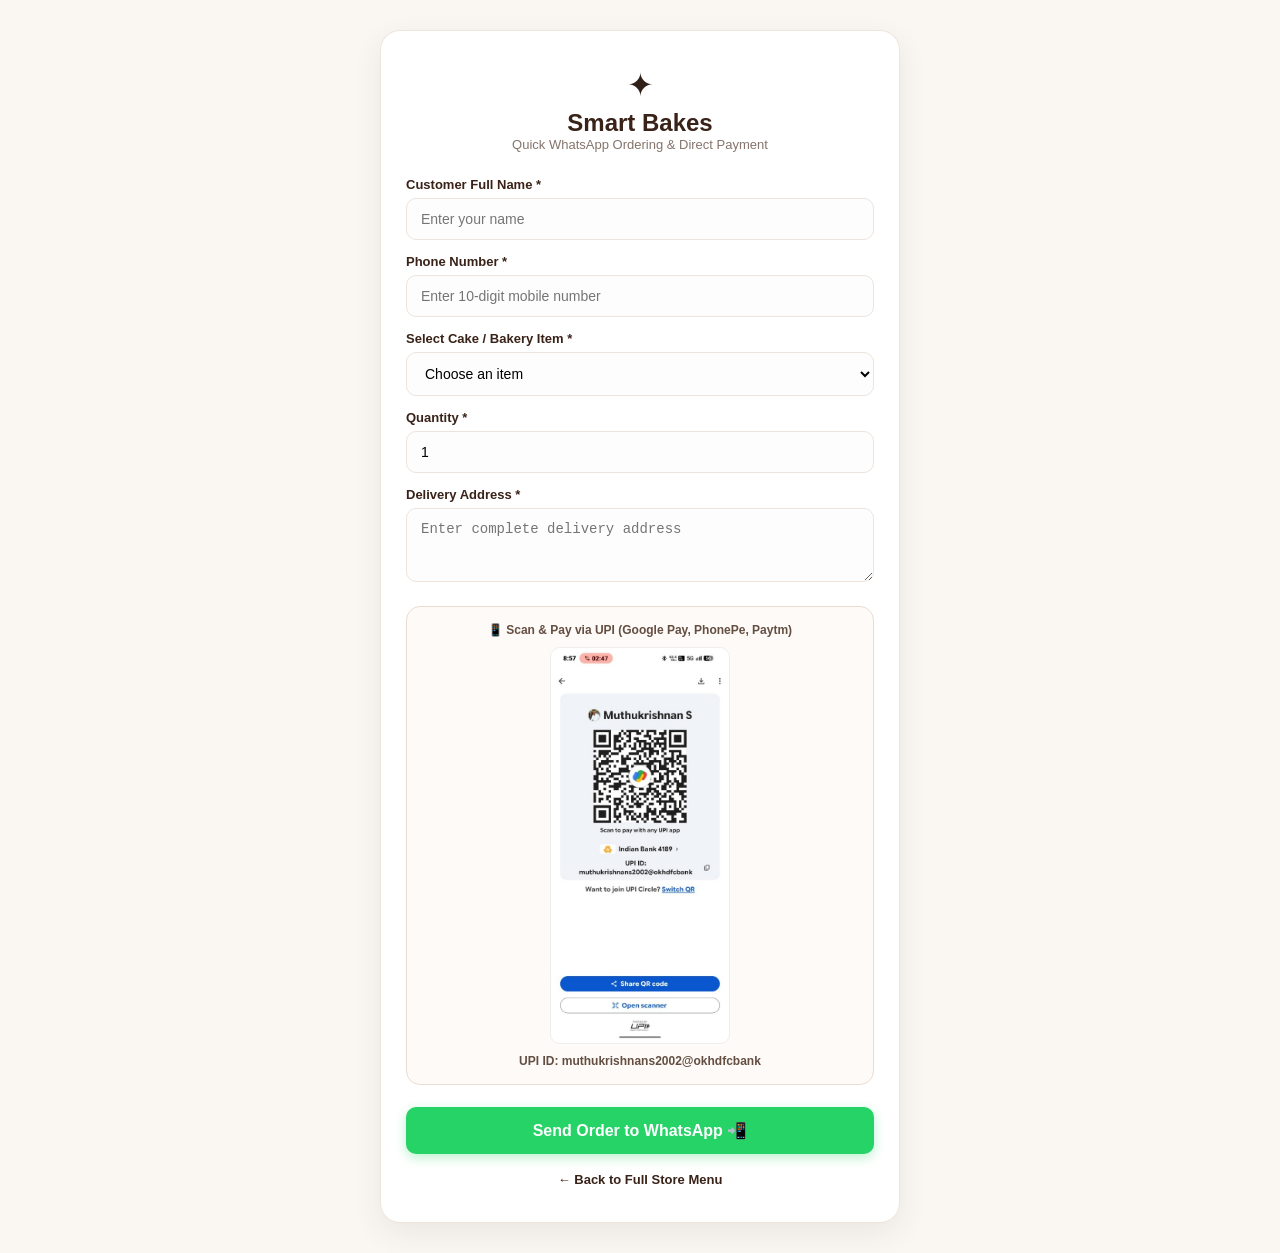
<file: order.html>
<!DOCTYPE html>
<html lang="en">
<head>
  <meta charset="UTF-8">
  <meta name="viewport" content="width=device-width, initial-scale=1.0">
  <title>Smart Bakes - WhatsApp Direct Order</title>

  <style>
    * {
      box-sizing: border-box;
      margin: 0;
      padding: 0;
    }

    body {
      font-family: 'Segoe UI', Arial, sans-serif;
      background: #faf7f3;
      padding: 30px 15px;
      color: #302018;
    }

    .container {
      max-width: 520px;
      margin: auto;
      background: white;
      padding: 35px 25px;
      border-radius: 20px;
      box-shadow: 0 10px 30px rgba(48, 32, 24, 0.08);
      border: 1px solid #eee4dc;
    }

    .header-logo {
      text-align: center;
      margin-bottom: 20px;
    }

    .header-logo span {
      font-size: 32px;
      display: block;
    }

    h1 {
      text-align: center;
      color: #392218;
      font-size: 24px;
      margin-top: 5px;
    }

    p.subtitle {
      text-align: center;
      color: #85746b;
      font-size: 13px;
      margin-bottom: 25px;
    }

    label {
      display: block;
      margin-top: 14px;
      font-weight: 600;
      font-size: 13px;
      color: #392218;
    }

    input,
    select,
    textarea {
      width: 100%;
      padding: 12px 14px;
      margin-top: 6px;
      border: 1.5px solid #eee4dc;
      border-radius: 10px;
      font-size: 14px;
      background: #fdfdfd;
      outline: none;
    }

    input:focus,
    select:focus,
    textarea:focus {
      border-color: #d49a6a;
      background: #fff;
    }

    .qr-preview-box {
      margin-top: 20px;
      padding: 16px;
      background: #fdfaf7;
      border: 1px solid #ebdcd0;
      border-radius: 14px;
      text-align: center;
    }

    .qr-preview-box img {
      max-width: 180px;
      border-radius: 10px;
      border: 1px solid #eee;
      margin: 10px auto;
      display: block;
    }

    .upi-info {
      font-size: 12px;
      color: #644e42;
      font-weight: 600;
    }

    button {
      width: 100%;
      padding: 14px;
      margin-top: 22px;
      border: none;
      border-radius: 10px;
      background: #25d366;
      color: white;
      font-size: 16px;
      font-weight: bold;
      cursor: pointer;
      box-shadow: 0 4px 12px rgba(37, 211, 102, 0.3);
      transition: background 0.2s;
    }

    button:hover {
      background: #1ebc59;
    }

    .back {
      display: block;
      text-align: center;
      margin-top: 18px;
      color: #392218;
      text-decoration: none;
      font-size: 13px;
      font-weight: 600;
    }

    .back:hover {
      color: #d49a6a;
    }
  </style>
</head>

<body>

  <div class="container">

    <div class="header-logo">
      <span>✦</span>
      <h1>Smart Bakes</h1>
      <p class="subtitle">Quick WhatsApp Ordering & Direct Payment</p>
    </div>

    <form id="orderForm">

      <label for="name">Customer Full Name *</label>
      <input
        type="text"
        id="name"
        placeholder="Enter your name"
        required
      >

      <label for="phone">Phone Number *</label>
      <input
        type="tel"
        id="phone"
        placeholder="Enter 10-digit mobile number"
        required
      >

      <label for="item">Select Cake / Bakery Item *</label>
      <select id="item" required>
        <option value="">Choose an item</option>
        <option value="Signature Chocolate Cake (₹300)">Signature Chocolate Cake - ₹300</option>
        <option value="Royal Ice Cube Cake (₹500)">Royal Ice Cube Cake - ₹500</option>
        <option value="Classic Vanilla Delight (₹20)">Classic Vanilla Delight - ₹20</option>
        <option value="Crispy Veg/Egg Puffs (₹20)">Crispy Veg/Egg Puffs - ₹20</option>
        <option value="Sweet Jam Bun (₹15)">Sweet Jam Bun - ₹15</option>
        <option value="Fresh Coconut Bun (₹15)">Fresh Coconut Bun - ₹15</option>
        <option value="Spiced Chicken Roll (₹25)">Spiced Chicken Roll - ₹25</option>
        <option value="Hot Chilli Bread Snack (₹20)">Hot Chilli Bread Snack - ₹20</option>
        <option value="Chilled Pepsi Can (₹15)">Chilled Pepsi Can - ₹15</option>
        <option value="Artisan Chocolates Box (₹10)">Artisan Chocolates Box - ₹10</option>
      </select>

      <label for="quantity">Quantity *</label>
      <input
        type="number"
        id="quantity"
        min="1"
        value="1"
        required
      >

      <label for="address">Delivery Address *</label>
      <textarea
        id="address"
        rows="3"
        placeholder="Enter complete delivery address"
        required
      ></textarea>

      <!-- UPI QR PREVIEW -->
      <div class="qr-preview-box">
        <div class="upi-info">📱 Scan & Pay via UPI (Google Pay, PhonePe, Paytm)</div>
        <img src="[data-uri]" alt="UPI QR Code - Muthukrishnan S">
        <div class="upi-info">UPI ID: <strong>muthukrishnans2002@okhdfcbank</strong></div>
      </div>

      <button type="submit">
        Send Order to WhatsApp 📲
      </button>

    </form>

    <a href="index.html" class="back">
      ← Back to Full Store Menu
    </a>

  </div>

  <script>
    document.getElementById("orderForm").addEventListener("submit", function(event) {

      event.preventDefault();

      const name = document.getElementById("name").value.trim();
      const phone = document.getElementById("phone").value.trim();
      const item = document.getElementById("item").value;
      const quantity = document.getElementById("quantity").value;
      const address = document.getElementById("address").value.trim();

      const bakeryNumber = "919876543210";

      const message =
        "🍰 *NEW ORDER - SMART BAKES*\n" +
        "━━━━━━━━━━━━━━━━━━━━\n" +
        "👤 *Customer:* " + name + "\n" +
        "📞 *Phone:* " + phone + "\n" +
        "🍰 *Item:* " + item + "\n" +
        "🔢 *Quantity:* " + quantity + "\n" +
        "📍 *Address:* " + address + "\n" +
        "💳 *UPI ID:* muthukrishnans2002@okhdfcbank\n" +
        "━━━━━━━━━━━━━━━━━━━━\n" +
        "✅ _Please confirm order preparation!_";

      const whatsappURL =
        "https://wa.me/" +
        bakeryNumber +
        "?text=" +
        encodeURIComponent(message);

      window.open(whatsappURL, "_blank");

    });
  </script>

</body>
</html>
</file>
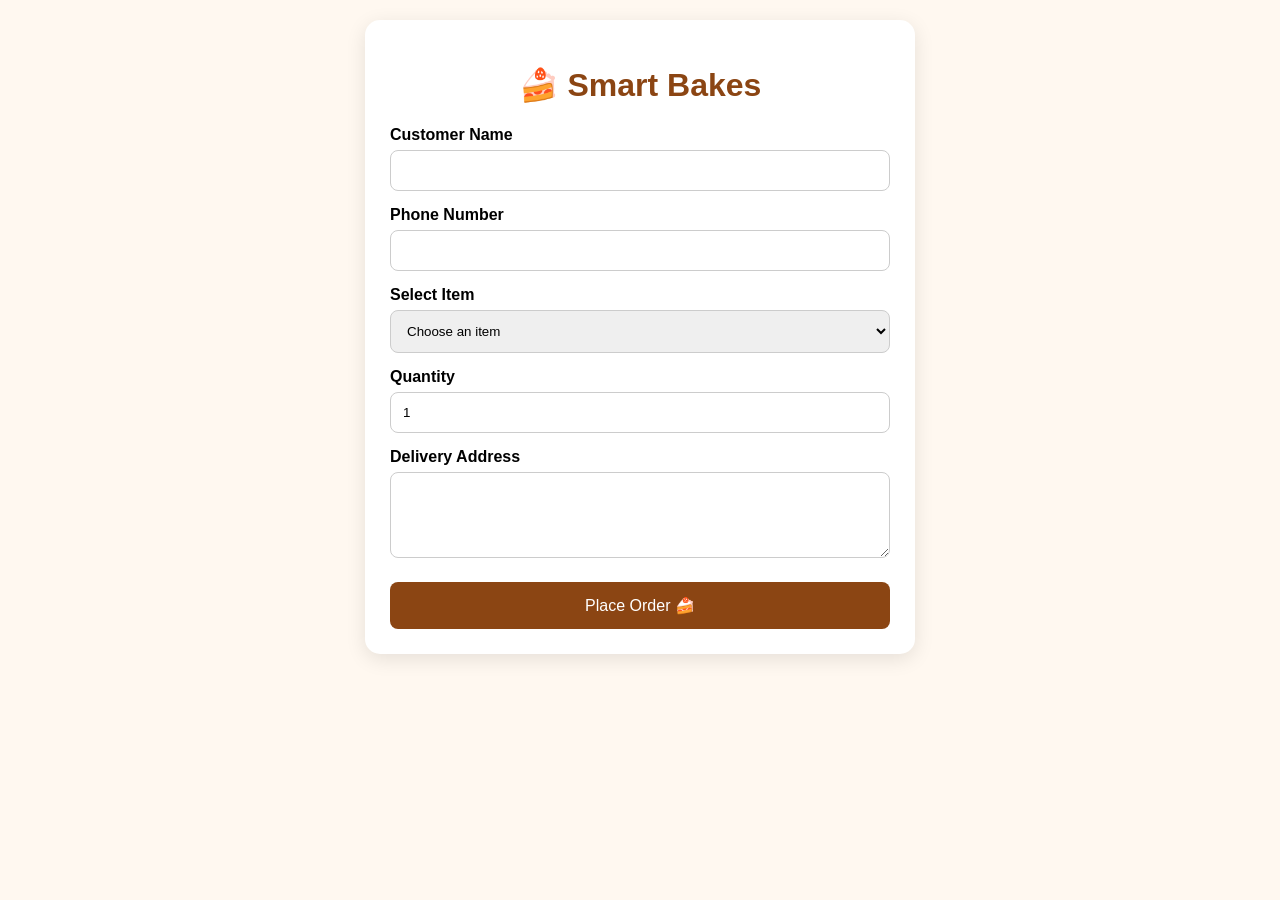
<file: udhayan.html>
<!DOCTYPE html>
<html lang="en">
<head>
  <meta charset="UTF-8">
  <meta name="viewport" content="width=device-width, initial-scale=1.0">
  <title>Smart Bakes - Order</title>

  <style>
    body {
      font-family: Arial, sans-serif;
      background: #fff8f0;
      margin: 0;
      padding: 20px;
    }

    .container {
      max-width: 500px;
      margin: auto;
      background: white;
      padding: 25px;
      border-radius: 15px;
      box-shadow: 0 5px 20px rgba(0,0,0,0.1);
    }

    h1 {
      text-align: center;
      color: #8b4513;
    }

    label {
      display: block;
      margin-top: 15px;
      font-weight: bold;
    }

    input, select, textarea {
      width: 100%;
      padding: 12px;
      margin-top: 6px;
      border: 1px solid #ccc;
      border-radius: 8px;
      box-sizing: border-box;
    }

    button {
      width: 100%;
      margin-top: 20px;
      padding: 14px;
      border: none;
      border-radius: 8px;
      background: #8b4513;
      color: white;
      font-size: 16px;
      cursor: pointer;
    }

    button:hover {
      background: #6f350f;
    }

    .success {
      display: none;
      margin-top: 20px;
      padding: 15px;
      background: #e8f5e9;
      color: #2e7d32;
      border-radius: 8px;
      text-align: center;
    }
  </style>
</head>

<body>

  <div class="container">

    <h1>🍰 Smart Bakes</h1>

    <form id="orderForm">

      <label>Customer Name</label>
      <input type="text" id="name" required>

      <label>Phone Number</label>
      <input type="tel" id="phone" required>

      <label>Select Item</label>
      <select id="item" required>
        <option value="">Choose an item</option>
        <option>Cake</option>
        <option>Black Forest Cake</option>
        <option>Red Velvet Cake</option>
        <option>Brownie</option>
        <option>Cookies</option>
        <option>Puffs</option>
      </select>

      <label>Quantity</label>
      <input type="number" id="quantity" min="1" value="1" required>

      <label>Delivery Address</label>
      <textarea id="address" rows="4" required></textarea>

      <button type="submit">Place Order 🍰</button>

    </form>

    <div class="success" id="successMessage">
      ✅ Order placed successfully!
    </div>

  </div>

  <script>
    document.getElementById("orderForm").addEventListener("submit", function(event) {

      event.preventDefault();

      const name = document.getElementById("name").value;
      const phone = document.getElementById("phone").value;
      const item = document.getElementById("item").value;
      const quantity = document.getElementById("quantity").value;
      const address = document.getElementById("address").value;

      const message =
        "🍰 NEW ORDER - SMART BAKES%0A%0A" +
        "👤 Name: " + encodeURIComponent(name) + "%0A" +
        "📞 Phone: " + encodeURIComponent(phone) + "%0A" +
        "🍰 Item: " + encodeURIComponent(item) + "%0A" +
        "🔢 Quantity: " + encodeURIComponent(quantity) + "%0A" +
        "📍 Address: " + encodeURIComponent(address);

      /*
        IMPORTANT:
        Change 919876543210 below to your bakery
        WhatsApp number with country code.
      */

      const bakeryNumber = "919876543210";

      const whatsappURL =
        "https://wa.me/" + bakeryNumber + "?text=" + message;

      document.getElementById("successMessage").style.display = "block";

      setTimeout(function() {
        window.open(whatsappURL, "_blank");
      }, 500);

    });
  </script>

</body>
</html>
</file>
<file: style.css>
/* ================================================================= */
/* ==================== GLOBAL THEME & RESET ======================= */
/* ================================================================= */
:root {
    --primary: #23120b;
    --primary-light: #3d2013;
    --accent: #d49a6a;
    --accent-hover: #c48959;
    --accent-light: #fdf5ed;
    --bg-page: #fdfaf7;
    --bg-card: #ffffff;
    --border-color: #ecd8cb;
    --border-subtle: #f2e4db;
    --text-main: #23120b;
    --text-muted: #735f54;
    --success: #2e7d32;
    --success-bg: #edf7ed;
    --warning: #ed6c02;
    --warning-bg: #fff4e5;
    --danger: #d32f2f;
    --danger-bg: #fdeded;
    --info: #0288d1;
    --info-bg: #e1f5fe;
    --font-heading: 'Playfair Display', Georgia, serif;
    --font-body: 'Plus Jakarta Sans', -apple-system, BlinkMacSystemFont, "Segoe UI", Roboto, sans-serif;
    --shadow-sm: 0 2px 8px rgba(35, 18, 11, 0.05);
    --shadow-md: 0 8px 24px rgba(35, 18, 11, 0.08);
    --shadow-lg: 0 16px 40px rgba(35, 18, 11, 0.12);
}

* {
    margin: 0;
    padding: 0;
    box-sizing: border-box;
}

body {
    font-family: var(--font-body);
    background-color: var(--bg-page);
    color: var(--text-main);
    line-height: 1.55;
    -webkit-font-smoothing: antialiased;
}

.skip-link {
    position: absolute;
    top: -40px;
    left: 10px;
    background: var(--primary);
    color: white;
    padding: 8px 16px;
    z-index: 10000;
    border-radius: 4px;
    transition: top 0.2s ease;
}

.skip-link:focus {
    top: 10px;
}

/* ================================================================= */
/* ==================== VIEW SWITCHER SYSTEM ======================= */
/* ================================================================= */
.app-view {
    display: none;
    animation: fadeIn 0.25s cubic-bezier(0.16, 1, 0.3, 1) forwards;
}

.app-view.active {
    display: block;
}

@keyframes fadeIn {
    from { opacity: 0; transform: translateY(8px); }
    to { opacity: 1; transform: translateY(0); }
}

/* ================================================================= */
/* ==================== GLOBAL TOP PORTAL BAR ====================== */
/* ================================================================= */
.portal-nav-bar {
    background: #190c07;
    color: #f2e4db;
    padding: 10px 5%;
    display: flex;
    justify-content: space-between;
    align-items: center;
    border-bottom: 1px solid rgba(212, 154, 106, 0.25);
    position: sticky;
    top: 0;
    z-index: 1000;
    box-shadow: 0 4px 20px rgba(0, 0, 0, 0.15);
}

.portal-nav-left {
    display: flex;
    align-items: center;
    gap: 12px;
    cursor: pointer;
}

.brand-crest {
    font-size: 24px;
    background: rgba(212, 154, 106, 0.15);
    padding: 6px;
    border-radius: 50%;
}

.portal-brand-badge {
    font-weight: 800;
    font-size: 15px;
    letter-spacing: 1.5px;
    color: var(--accent);
    display: block;
}

.portal-sub-text {
    font-size: 11px;
    color: #bfaea2;
}

.portal-nav-right {
    display: flex;
    gap: 8px;
    align-items: center;
}

.nav-portal-btn {
    padding: 7px 16px;
    border-radius: 20px;
    border: 1px solid rgba(255, 255, 255, 0.15);
    background: rgba(255, 255, 255, 0.06);
    color: #e5d7cf;
    font-size: 12px;
    font-weight: 700;
    cursor: pointer;
    transition: all 0.2s ease;
    display: inline-flex;
    align-items: center;
    gap: 6px;
}

.nav-portal-btn:hover {
    background: rgba(255, 255, 255, 0.16);
    color: white;
}

.nav-portal-btn.active {
    background: var(--accent);
    color: #190c07;
    border-color: var(--accent);
}

.nav-counter-pill {
    background: #e53e3e;
    color: white;
    font-size: 10px;
    font-weight: 800;
    padding: 2px 7px;
    border-radius: 10px;
}

/* ================================================================= */
/* ==================== VIEW 1: LANDING HERO ======================= */
/* ================================================================= */
.landing-hero-container {
    max-width: 1150px;
    margin: 40px auto 70px;
    padding: 0 20px;
    text-align: center;
}

.landing-top-badge {
    font-size: 12px;
    font-weight: 800;
    letter-spacing: 2px;
    color: var(--accent);
    margin-bottom: 12px;
}

.landing-hero-container h1 {
    font-family: var(--font-heading);
    font-size: 46px;
    color: var(--primary);
    line-height: 1.2;
    margin-bottom: 8px;
}

.landing-loc-text {
    font-weight: 700;
    font-size: 14px;
    color: #8c5b33;
    margin-bottom: 8px;
}

.landing-sub-text {
    color: var(--text-muted);
    font-size: 15px;
    margin-bottom: 40px;
}

.portal-choice-grid {
    display: grid;
    grid-template-columns: repeat(auto-fit, minmax(320px, 1fr));
    gap: 25px;
    margin-bottom: 45px;
}

.choice-card {
    background: white;
    border: 2px solid var(--border-color);
    border-radius: 24px;
    padding: 35px 28px;
    cursor: pointer;
    box-shadow: var(--shadow-md);
    transition: all 0.25s ease;
    display: flex;
    flex-direction: column;
    justify-content: space-between;
    text-align: left;
    position: relative;
}

.choice-card:hover {
    border-color: var(--accent);
    transform: translateY(-6px);
    box-shadow: var(--shadow-lg);
}

.choice-badge {
    position: absolute;
    top: 20px;
    right: 20px;
    background: #fdf2e9;
    color: #9c4221;
    font-size: 11px;
    font-weight: 800;
    padding: 4px 10px;
    border-radius: 12px;
    letter-spacing: 1px;
}

.staff-badge { background: #ebf8ff; color: #2b6cb0; }
.admin-badge { background: #f3e8ff; color: #6b21a8; }

.choice-icon {
    font-size: 44px;
    margin-bottom: 15px;
}

.choice-card h2 {
    font-family: var(--font-heading);
    font-size: 24px;
    color: var(--primary);
    margin-bottom: 8px;
}

.choice-card p {
    font-size: 13.5px;
    color: var(--text-muted);
    margin-bottom: 20px;
    line-height: 1.5;
}

.choice-features {
    display: flex;
    flex-direction: column;
    gap: 6px;
    margin-bottom: 25px;
    font-size: 12.5px;
    color: #4a382e;
    font-weight: 600;
}

.choice-btn {
    padding: 13px 20px;
    border-radius: 12px;
    font-weight: 800;
    font-size: 13.5px;
    cursor: pointer;
    border: none;
    text-align: center;
    transition: all 0.2s ease;
}

.choice-btn.primary { background: var(--primary); color: white; }
.choice-btn.secondary { background: #3182ce; color: white; }
.choice-btn.tertiary { background: #805ad5; color: white; }

.choice-btn:hover { opacity: 0.92; }

/* TRUST BAR */
.landing-trust-bar {
    display: grid;
    grid-template-columns: repeat(auto-fit, minmax(220px, 1fr));
    gap: 20px;
    background: white;
    padding: 25px 30px;
    border-radius: 20px;
    border: 1px solid var(--border-color);
    box-shadow: var(--shadow-sm);
    text-align: left;
}

.trust-item {
    display: flex;
    align-items: center;
    gap: 12px;
}

.trust-icon {
    font-size: 28px;
    background: var(--accent-light);
    padding: 10px;
    border-radius: 12px;
}

.trust-item strong {
    display: block;
    font-size: 13px;
    color: var(--primary);
}

.trust-item small {
    font-size: 11.5px;
    color: var(--text-muted);
}

/* ================================================================= */
/* ==================== VIEW 2: CUSTOMER STORE ===================== */
/* ================================================================= */
.announcement-banner {
    background: #381c0f;
    color: #f7ede6;
    padding: 8px 5%;
    font-size: 12.5px;
    text-align: center;
    font-weight: 500;
}

.store-navbar {
    background: white;
    padding: 14px 5%;
    display: flex;
    justify-content: space-between;
    align-items: center;
    border-bottom: 1px solid var(--border-color);
    position: sticky;
    top: 50px;
    z-index: 900;
}

.store-logo {
    display: flex;
    align-items: center;
    gap: 12px;
    cursor: pointer;
}

.logo-circle {
    width: 40px;
    height: 40px;
    border-radius: 50%;
    background: var(--primary);
    color: var(--accent);
    display: flex;
    align-items: center;
    justify-content: center;
    font-size: 19px;
}

.store-logo h2 {
    font-family: var(--font-heading);
    font-size: 21px;
    color: var(--primary);
    line-height: 1.1;
}

.store-logo small {
    font-size: 9.5px;
    color: var(--text-muted);
    letter-spacing: 1px;
    font-weight: 700;
}

.store-nav-links {
    display: flex;
    gap: 22px;
    align-items: center;
}

.store-nav-links a {
    text-decoration: none;
    color: var(--text-main);
    font-weight: 600;
    font-size: 13.5px;
}

.nav-item-badge {
    background: var(--accent);
    color: var(--primary);
    font-size: 10px;
    font-weight: 800;
    padding: 2px 6px;
    border-radius: 10px;
}

.store-nav-actions {
    display: flex;
    align-items: center;
    gap: 10px;
}

.icon-nav-btn {
    padding: 8px 14px;
    border-radius: 10px;
    border: 1px solid var(--border-color);
    background: white;
    cursor: pointer;
    font-weight: 600;
    font-size: 13px;
}

.cart-trigger-btn {
    padding: 9px 18px;
    border-radius: 12px;
    background: var(--primary);
    color: white;
    border: none;
    cursor: pointer;
    font-weight: 700;
    font-size: 13px;
    display: flex;
    align-items: center;
    gap: 8px;
    box-shadow: 0 4px 14px rgba(35, 18, 11, 0.2);
}

.cart-counter {
    background: var(--accent);
    color: var(--primary);
    border-radius: 50%;
    width: 20px;
    height: 20px;
    display: inline-flex;
    align-items: center;
    justify-content: center;
    font-size: 11px;
    font-weight: 800;
}

/* HERO BANNER */
.store-hero {
    background: linear-gradient(rgba(35, 18, 11, 0.8), rgba(35, 18, 11, 0.9)), url('https://images.unsplash.com/photo-1509440159596-0249088772ff?auto=format&fit=crop&w=1600&q=80') center/cover;
    color: white;
    padding: 65px 5%;
    text-align: left;
}

.store-hero-content {
    max-width: 680px;
}

.hero-tag {
    font-size: 11px;
    font-weight: 800;
    letter-spacing: 2px;
    color: var(--accent);
    display: block;
    margin-bottom: 8px;
}

.store-hero h1 {
    font-family: var(--font-heading);
    font-size: 40px;
    line-height: 1.2;
    margin-bottom: 12px;
}

.store-hero p {
    font-size: 14.5px;
    color: #e5d7cf;
    margin-bottom: 25px;
}

.hero-action-row {
    display: flex;
    gap: 12px;
}

.hero-btn-primary {
    background: var(--accent);
    color: var(--primary);
    padding: 12px 24px;
    border-radius: 10px;
    font-weight: 700;
    text-decoration: none;
    display: inline-block;
}

.hero-btn-secondary {
    background: rgba(255, 255, 255, 0.15);
    color: white;
    padding: 12px 20px;
    border-radius: 10px;
    font-weight: 600;
    border: 1px solid rgba(255, 255, 255, 0.3);
    cursor: pointer;
}

/* STORE MENU SECTION */
.store-menu-container {
    padding: 40px 5%;
    max-width: 1320px;
    margin: 0 auto;
}

.menu-control-panel {
    display: flex;
    justify-content: space-between;
    align-items: flex-end;
    margin-bottom: 25px;
    flex-wrap: wrap;
    gap: 20px;
}

.menu-sub-tag {
    font-size: 11px;
    font-weight: 800;
    letter-spacing: 1.5px;
    color: var(--accent);
}

.menu-main-title {
    font-family: var(--font-heading);
    font-size: 32px;
    color: var(--primary);
}

.menu-desc-text {
    font-size: 13px;
    color: var(--text-muted);
}

.menu-search-and-sort {
    display: flex;
    gap: 12px;
    align-items: center;
    flex-wrap: wrap;
}

.search-input-wrapper {
    position: relative;
    width: 280px;
}

.search-icon {
    position: absolute;
    left: 14px;
    top: 12px;
    font-size: 14px;
    color: #a89488;
}

.search-input-wrapper input {
    width: 100%;
    height: 42px;
    padding: 0 14px 0 38px;
    border: 1.5px solid var(--border-color);
    border-radius: 12px;
    font-size: 13.5px;
    background: white;
    outline: none;
}

.search-input-wrapper input:focus {
    border-color: var(--accent);
}

.filter-dropdown-row {
    display: flex;
    gap: 8px;
}

.filter-select {
    height: 42px;
    padding: 0 12px;
    border: 1.5px solid var(--border-color);
    border-radius: 12px;
    font-size: 13px;
    background: white;
    font-weight: 600;
    color: #4a382e;
    outline: none;
}

.category-pill-bar {
    display: flex;
    gap: 8px;
    margin-bottom: 30px;
    overflow-x: auto;
    padding-bottom: 8px;
}

.category-pill {
    padding: 8px 18px;
    border-radius: 30px;
    border: 1px solid var(--border-color);
    background: white;
    color: #614c40;
    font-size: 13px;
    font-weight: 600;
    cursor: pointer;
    white-space: nowrap;
    transition: all 0.2s ease;
}

.category-pill.active {
    background: var(--primary);
    color: white;
    border-color: var(--primary);
}

/* PRODUCT CARDS */
.store-products-grid {
    display: grid;
    grid-template-columns: repeat(auto-fill, minmax(270px, 1fr));
    gap: 25px;
}

.product-card {
    background: white;
    border-radius: 20px;
    border: 1px solid var(--border-color);
    overflow: hidden;
    box-shadow: var(--shadow-sm);
    display: flex;
    flex-direction: column;
    transition: transform 0.25s ease, box-shadow 0.25s ease;
}

.product-card:hover {
    transform: translateY(-5px);
    box-shadow: var(--shadow-md);
}

.product-image-container {
    height: 190px;
    position: relative;
    overflow: hidden;
    background: #f5ebe3;
    cursor: pointer;
}

.product-image-container img {
    width: 100%;
    height: 100%;
    object-fit: cover;
    transition: transform 0.3s ease;
}

.product-card:hover .product-image-container img {
    transform: scale(1.04);
}

.diet-pill {
    position: absolute;
    top: 12px;
    left: 12px;
    background: rgba(255, 255, 255, 0.95);
    padding: 4px 8px;
    border-radius: 12px;
    font-size: 11px;
    font-weight: 700;
    box-shadow: 0 2px 6px rgba(0, 0, 0, 0.1);
}

.bestseller-pill {
    position: absolute;
    top: 12px;
    right: 12px;
    background: #d49a6a;
    color: #190c07;
    padding: 4px 9px;
    border-radius: 12px;
    font-size: 10.5px;
    font-weight: 800;
    letter-spacing: 0.5px;
}

.prep-time-tag {
    position: absolute;
    bottom: 10px;
    left: 12px;
    background: rgba(35, 18, 11, 0.75);
    color: #f7ede6;
    font-size: 10.5px;
    font-weight: 700;
    padding: 3px 8px;
    border-radius: 8px;
    backdrop-filter: blur(4px);
}

.out-of-stock-overlay {
    position: absolute;
    inset: 0;
    background: rgba(35, 18, 11, 0.75);
    color: white;
    display: flex;
    flex-direction: column;
    align-items: center;
    justify-content: center;
    font-weight: 800;
    font-size: 14px;
    letter-spacing: 1px;
}

.product-body {
    padding: 18px;
    display: flex;
    flex-direction: column;
    flex-grow: 1;
    justify-content: space-between;
}

.product-title {
    font-family: var(--font-heading);
    font-size: 18px;
    color: var(--primary);
    margin-bottom: 6px;
    cursor: pointer;
}

.product-desc {
    font-size: 12.5px;
    color: var(--text-muted);
    margin-bottom: 14px;
    line-height: 1.45;
}

.product-meta-row {
    display: flex;
    justify-content: space-between;
    font-size: 11.5px;
    color: #8c786c;
    margin-bottom: 12px;
}

.product-bottom-row {
    display: flex;
    justify-content: space-between;
    align-items: center;
}

.price-wrapper {
    display: flex;
    align-items: baseline;
    gap: 6px;
}

.product-price {
    font-size: 19px;
    font-weight: 800;
    color: var(--primary);
}

.original-price {
    font-size: 13px;
    color: #a89488;
    text-decoration: line-through;
}

.add-cart-btn {
    padding: 8px 16px;
    border-radius: 10px;
    background: var(--primary);
    color: white;
    border: none;
    font-weight: 700;
    font-size: 13px;
    cursor: pointer;
    transition: background 0.2s ease;
}

.add-cart-btn:hover {
    background: var(--primary-light);
}

.quantity-stepper {
    display: flex;
    align-items: center;
    gap: 8px;
    background: #fbf7f4;
    border: 1.5px solid var(--border-color);
    border-radius: 10px;
    padding: 3px 6px;
}

.quantity-stepper button {
    width: 26px;
    height: 26px;
    border-radius: 6px;
    border: none;
    background: var(--primary);
    color: white;
    font-weight: 800;
    cursor: pointer;
}

.quantity-stepper span {
    font-weight: 700;
    font-size: 13px;
    min-width: 16px;
    text-align: center;
}

/* ================================================================= */
/* ==================== VIEW 3: CHECKOUT PAGE ====================== */
/* ================================================================= */
.checkout-page-wrapper {
    max-width: 1120px;
    margin: 30px auto;
    padding: 0 20px;
}

.view-back-btn {
    background: none;
    border: none;
    color: var(--text-muted);
    font-weight: 700;
    font-size: 13.5px;
    cursor: pointer;
    margin-bottom: 15px;
}

.checkout-header-block {
    margin-bottom: 30px;
}

.checkout-tag {
    font-size: 11px;
    font-weight: 800;
    letter-spacing: 1.5px;
    color: var(--accent);
}

.checkout-header-block h1 {
    font-family: var(--font-heading);
    font-size: 32px;
    color: var(--primary);
}

.checkout-header-block p {
    color: var(--text-muted);
    font-size: 14px;
}

.checkout-two-col-grid {
    display: grid;
    grid-template-columns: 1.6fr 1fr;
    gap: 30px;
    align-items: flex-start;
}

.form-section-card {
    background: white;
    border-radius: 18px;
    border: 1px solid var(--border-color);
    padding: 25px;
    margin-bottom: 20px;
    box-shadow: var(--shadow-sm);
    position: relative;
}

.card-step-badge {
    position: absolute;
    top: 20px;
    right: 20px;
    background: #f5ebe3;
    color: var(--primary);
    font-weight: 800;
    font-size: 11px;
    padding: 4px 10px;
    border-radius: 10px;
}

.form-section-card h3 {
    font-family: var(--font-heading);
    font-size: 20px;
    color: var(--primary);
    margin-bottom: 15px;
}

.fulfillment-mode-selector {
    display: grid;
    grid-template-columns: 1fr 1fr;
    gap: 12px;
    margin-bottom: 18px;
}

.fulfillment-option {
    cursor: pointer;
}

.fulfillment-option input[type="radio"] {
    display: none;
}

.fulfillment-box {
    display: flex;
    flex-direction: column;
    padding: 14px;
    border: 2px solid var(--border-color);
    border-radius: 14px;
    background: #fdfaf7;
    transition: all 0.2s ease;
}

.fulfillment-option input:checked + .fulfillment-box {
    border-color: var(--primary);
    background: #fcf4ee;
}

.fulfillment-icon {
    font-size: 24px;
    margin-bottom: 4px;
}

.fulfillment-box strong {
    font-size: 13.5px;
    color: var(--primary);
}

.fulfillment-box small {
    font-size: 11px;
    color: var(--text-muted);
}

.pickup-info-card {
    background: #f0fdf4;
    border: 1px solid #bbf7d0;
    padding: 12px 14px;
    border-radius: 12px;
    font-size: 13px;
    color: #166534;
    margin-top: 10px;
    margin-bottom: 12px;
}

.form-row-grid {
    display: grid;
    grid-template-columns: 1fr 1fr;
    gap: 15px;
}

.form-section-card label {
    display: block;
    font-size: 13px;
    font-weight: 700;
    color: #4a382e;
    margin-top: 12px;
    margin-bottom: 5px;
}

.form-section-card input,
.form-section-card textarea,
.form-select {
    width: 100%;
    padding: 11px 14px;
    border: 1.5px solid var(--border-color);
    border-radius: 10px;
    font-size: 13.5px;
    font-family: var(--font-body);
    outline: none;
    background: #fdfdfd;
}

.form-section-card input:focus,
.form-section-card textarea:focus {
    border-color: var(--accent);
    background: white;
}

/* PAYMENT METHODS */
.payment-method-selector {
    display: flex;
    gap: 10px;
    margin-bottom: 20px;
}

.pay-method-pill {
    flex: 1;
    padding: 12px;
    border-radius: 12px;
    border: 1.5px solid var(--border-color);
    background: white;
    font-weight: 700;
    font-size: 13px;
    cursor: pointer;
    transition: all 0.2s ease;
}

.pay-method-pill.active {
    background: #fcf4ee;
    border-color: var(--primary);
    color: var(--primary);
}

.payment-detail-box {
    background: #fdfaf7;
    border-radius: 14px;
    border: 1px solid var(--border-color);
    padding: 20px;
}

.upi-live-tag {
    font-size: 12px;
    font-weight: 700;
    color: #2f855a;
    display: flex;
    align-items: center;
    gap: 6px;
    margin-bottom: 12px;
}

.green-dot {
    width: 8px;
    height: 8px;
    border-radius: 50%;
    background: #38a169;
}

.clean-qr-display-box {
    text-align: center;
    margin-bottom: 20px;
}

.qr-instruction {
    font-size: 12px;
    color: var(--text-muted);
    margin-bottom: 10px;
}

.qr-image-frame {
    width: 200px;
    height: 200px;
    margin: 0 auto;
    background: white;
    padding: 10px;
    border-radius: 16px;
    border: 2px solid var(--border-color);
    box-shadow: var(--shadow-sm);
    display: flex;
    align-items: center;
    justify-content: center;
}

.rendered-qr-code {
    width: 100%;
    height: 100%;
    object-fit: contain;
    border-radius: 6px;
}

.qr-badge-sub {
    font-size: 11px;
    font-weight: 700;
    color: #8c786c;
    margin-top: 8px;
}

.upi-account-card {
    background: white;
    border: 1px solid var(--border-color);
    border-radius: 12px;
    padding: 14px;
    margin-bottom: 15px;
}

.upi-user-row {
    display: flex;
    align-items: center;
    gap: 10px;
    margin-bottom: 10px;
}

.upi-avatar-circle {
    font-size: 20px;
    background: #f5ebe3;
    padding: 6px;
    border-radius: 50%;
}

.upi-user-row h4 {
    font-size: 15px;
    color: var(--primary);
}

.bank-sub-tag {
    font-size: 12px;
    color: var(--text-muted);
}

.upi-id-row {
    display: flex;
    justify-content: space-between;
    align-items: center;
    background: #fbf7f4;
    padding: 10px 12px;
    border-radius: 8px;
    margin-bottom: 12px;
}

.upi-id-row small {
    display: block;
    font-size: 10px;
    color: var(--text-muted);
}

.upi-id-row strong {
    font-size: 13px;
    color: var(--primary);
}

.copy-btn {
    padding: 6px 12px;
    border-radius: 6px;
    border: 1px solid var(--border-color);
    background: white;
    font-size: 12px;
    font-weight: 700;
    cursor: pointer;
}

.upi-intent-btn {
    display: block;
    text-align: center;
    background: #0070ba;
    color: white;
    padding: 10px;
    border-radius: 8px;
    text-decoration: none;
    font-weight: 700;
    font-size: 13px;
}

.simulate-pay-btn {
    background: #edf2f7;
    border: 1px solid #cbd5e0;
    color: #2b6cb0;
    font-size: 11px;
    font-weight: 800;
    padding: 3px 8px;
    border-radius: 6px;
    cursor: pointer;
}

.cod-info-card {
    text-align: center;
    padding: 20px;
}

.cod-icon-large {
    font-size: 40px;
    margin-bottom: 8px;
}

.cod-info-card h4 {
    font-size: 18px;
    color: var(--primary);
    margin-bottom: 6px;
}

.cod-info-card p {
    font-size: 13px;
    color: var(--text-muted);
    margin-bottom: 8px;
}

/* SUMMARY STICKY */
.summary-sticky-card {
    background: white;
    border-radius: 18px;
    border: 1px solid var(--border-color);
    padding: 25px;
    box-shadow: var(--shadow-sm);
    position: sticky;
    top: 110px;
}

.summary-sticky-card h3 {
    font-family: var(--font-heading);
    font-size: 20px;
    color: var(--primary);
    margin-bottom: 15px;
    padding-bottom: 10px;
    border-bottom: 1px solid var(--border-color);
}

.summary-items-list {
    max-height: 220px;
    overflow-y: auto;
    margin-bottom: 15px;
}

.summary-item-row {
    display: flex;
    justify-content: space-between;
    padding: 6px 0;
    font-size: 13px;
}

.summary-calc-block {
    border-top: 1.5px dashed var(--border-color);
    padding-top: 12px;
    margin-bottom: 20px;
}

.calc-row {
    display: flex;
    justify-content: space-between;
    padding: 5px 0;
    font-size: 13px;
}

.discount-row { color: #2f855a; }

.grand-total-row {
    font-size: 17px;
    font-weight: 800;
    color: var(--primary);
    padding-top: 8px;
    border-top: 1px solid #f0e6de;
    margin-top: 6px;
}

.place-order-btn {
    width: 100%;
    padding: 14px;
    border-radius: 12px;
    background: var(--primary);
    color: white;
    border: none;
    font-weight: 800;
    font-size: 15px;
    cursor: pointer;
    transition: background 0.2s ease;
}

.place-order-btn:hover {
    background: var(--primary-light);
}

.summary-secure-note {
    text-align: center;
    font-size: 11px;
    color: var(--text-muted);
    margin-top: 10px;
}

/* ================================================================= */
/* ==================== VIEW 4: ORDER SUCCESS ====================== */
/* ================================================================= */
.success-page-wrapper {
    max-width: 720px;
    margin: 40px auto;
    padding: 0 20px;
}

.success-receipt-card {
    background: white;
    border-radius: 24px;
    border: 1px solid var(--border-color);
    padding: 35px;
    box-shadow: var(--shadow-md);
    text-align: center;
}

.success-check-badge {
    width: 60px;
    height: 60px;
    border-radius: 50%;
    background: #c6f6d5;
    color: #22543d;
    display: inline-flex;
    align-items: center;
    justify-content: center;
    font-size: 30px;
    font-weight: 900;
    margin-bottom: 15px;
}

.success-top-tag {
    font-size: 11px;
    font-weight: 800;
    letter-spacing: 1.5px;
    color: var(--accent);
    display: block;
    margin-bottom: 6px;
}

.success-receipt-card h1 {
    font-family: var(--font-heading);
    font-size: 28px;
    color: var(--primary);
    margin-bottom: 6px;
}

.success-message {
    font-size: 13px;
    color: var(--text-muted);
    margin-bottom: 25px;
}

/* 5-STEP TIMELINE TRACKER */
.order-tracker-timeline {
    display: flex;
    align-items: center;
    justify-content: space-between;
    margin-bottom: 30px;
    padding: 16px 12px;
    background: #fdfaf7;
    border-radius: 16px;
    border: 1px solid var(--border-color);
}

.tracker-node {
    display: flex;
    flex-direction: column;
    align-items: center;
    gap: 6px;
    font-size: 10.5px;
    font-weight: 700;
    color: #9c897e;
    min-width: 52px;
}

.tracker-circle {
    width: 26px;
    height: 26px;
    border-radius: 50%;
    background: #ecd8cb;
    color: #614c40;
    display: flex;
    align-items: center;
    justify-content: center;
    font-size: 11px;
}

.tracker-node.completed .tracker-circle {
    background: #38a169;
    color: white;
}

.tracker-node.completed span {
    color: #22543d;
}

.tracker-node.active .tracker-circle {
    background: var(--accent);
    color: var(--primary);
    box-shadow: 0 0 0 3px rgba(212, 154, 106, 0.3);
}

.tracker-node.active span {
    color: var(--primary);
}

.tracker-connector {
    flex-grow: 1;
    height: 3px;
    background: #ecd8cb;
}

.tracker-connector.completed {
    background: #38a169;
}

.success-invoice-body {
    background: #fbf7f4;
    border-radius: 14px;
    padding: 20px;
    text-align: left;
    margin-bottom: 25px;
    font-size: 13px;
}

.ticket-qr-box {
    text-align: center;
    padding: 14px;
    background: white;
    border-radius: 14px;
    border: 1px solid var(--border-color);
    margin: 15px 0;
}

.ticket-qr-box img {
    width: 140px;
    height: 140px;
}

.success-btn-row {
    display: flex;
    gap: 10px;
    margin-bottom: 15px;
    flex-wrap: wrap;
}

.sms-action-btn {
    flex: 1.2;
    background: #0070ba;
    color: white;
    padding: 12px;
    border-radius: 10px;
    border: none;
    font-weight: 700;
    cursor: pointer;
    font-size: 13px;
    white-space: nowrap;
}

.whatsapp-action-btn {
    flex: 1;
    background: #25d366;
    color: white;
    padding: 12px;
    border-radius: 10px;
    border: none;
    font-weight: 700;
    cursor: pointer;
    font-size: 13px;
}

.print-action-btn {
    background: #edf2f7;
    color: #2d3748;
    padding: 12px 16px;
    border-radius: 10px;
    border: 1px solid #cbd5e0;
    font-weight: 700;
    cursor: pointer;
    font-size: 13px;
}

.continue-store-btn {
    background: none;
    border: none;
    color: var(--text-muted);
    font-weight: 700;
    font-size: 13px;
    cursor: pointer;
}

/* ================================================================= */
/* ==================== VIEW 5: KITCHEN KDS ======================== */
/* ================================================================= */
.kds-dashboard-wrapper {
    max-width: 1340px;
    margin: 25px auto;
    padding: 0 4%;
}

.kds-top-bar {
    display: flex;
    justify-content: space-between;
    align-items: center;
    margin-bottom: 20px;
    flex-wrap: wrap;
    gap: 15px;
}

.kds-brand-badge {
    font-size: 11px;
    font-weight: 800;
    letter-spacing: 1.5px;
    color: #2b6cb0;
}

.kds-title-info h2 {
    font-family: var(--font-heading);
    font-size: 26px;
    color: var(--primary);
}

.kds-title-info p {
    color: var(--text-muted);
    font-size: 13px;
}

.kds-top-actions {
    display: flex;
    align-items: center;
    gap: 10px;
}

.kds-action-btn {
    padding: 8px 15px;
    border-radius: 10px;
    font-size: 12.5px;
    font-weight: 700;
    cursor: pointer;
    border: none;
}

.kds-action-btn.primary { background: var(--primary); color: white; }
.kds-action-btn.secondary { background: white; color: var(--primary); border: 1px solid var(--border-color); }
.kds-action-btn.logout { background: #fed7d7; color: #9b2c2c; }

.kds-kpi-grid {
    display: grid;
    grid-template-columns: repeat(auto-fit, minmax(210px, 1fr));
    gap: 16px;
    margin-bottom: 25px;
}

.kds-kpi-box {
    background: white;
    border-radius: 16px;
    border: 1px solid var(--border-color);
    padding: 20px;
    box-shadow: var(--shadow-sm);
    display: flex;
    align-items: center;
    gap: 14px;
}

.kds-kpi-box.new-orders { border-left: 5px solid #ed8936; }
.kds-kpi-box.preparing-orders { border-left: 5px solid #3182ce; }
.kds-kpi-box.ready-orders { border-left: 5px solid #805ad5; }
.kds-kpi-box.completed-orders { border-left: 5px solid #38a169; }

.kpi-icon {
    font-size: 26px;
    width: 46px;
    height: 46px;
    border-radius: 12px;
    display: flex;
    align-items: center;
    justify-content: center;
    background: #fbf7f4;
}

.kds-kpi-box small {
    font-size: 10.5px;
    font-weight: 800;
    letter-spacing: 0.8px;
    color: var(--text-muted);
}

.kds-kpi-box h2 {
    font-size: 24px;
    color: var(--primary);
    font-weight: 800;
}

.kds-filter-row {
    display: flex;
    justify-content: space-between;
    align-items: center;
    margin-bottom: 20px;
    flex-wrap: wrap;
    gap: 12px;
}

.kds-filter-tabs {
    display: flex;
    gap: 8px;
    flex-wrap: wrap;
}

.kds-tab-pill {
    padding: 7px 14px;
    border-radius: 20px;
    border: 1px solid var(--border-color);
    background: white;
    font-size: 12px;
    font-weight: 700;
    cursor: pointer;
}

.kds-tab-pill.active {
    background: var(--primary);
    color: white;
    border-color: var(--primary);
}

.kds-orders-grid {
    display: grid;
    grid-template-columns: repeat(auto-fill, minmax(360px, 1fr));
    gap: 20px;
}

.kds-order-card {
    background: white;
    border-radius: 18px;
    border: 1.5px solid var(--border-color);
    padding: 22px;
    box-shadow: var(--shadow-sm);
    display: flex;
    flex-direction: column;
    justify-content: space-between;
    position: relative;
}

.kds-order-card.priority-high {
    border-color: #f6ad55;
    background: #fffaf0;
}

.kds-card-header {
    display: flex;
    justify-content: space-between;
    align-items: flex-start;
    margin-bottom: 12px;
    padding-bottom: 10px;
    border-bottom: 1px solid #f3ece6;
}

.kds-order-id {
    font-weight: 800;
    font-size: 16px;
    color: var(--primary);
}

.kds-time-elapsed {
    font-size: 11.5px;
    color: var(--text-muted);
}

.status-badge {
    padding: 4px 10px;
    border-radius: 20px;
    font-size: 10.5px;
    font-weight: 800;
    text-transform: uppercase;
}

.st-pending { background: #feebc8; color: #7b341e; }
.st-accepted { background: #e2e8f0; color: #2d3748; }
.st-baking { background: #bee3f8; color: #2a4365; }
.st-ready { background: #e9d8fd; color: #44337a; }
.st-delivered { background: #c6f6d5; color: #22543d; }

.kds-cust-block {
    background: #fbf7f4;
    padding: 12px;
    border-radius: 10px;
    font-size: 13px;
    margin-bottom: 14px;
}

.kds-items-checklist {
    margin-bottom: 14px;
    font-size: 13px;
}

.kds-item-line {
    display: flex;
    align-items: center;
    justify-content: space-between;
    padding: 5px 0;
}

.kds-item-line label {
    display: flex;
    align-items: center;
    gap: 8px;
    cursor: pointer;
}

.kds-note-badge {
    background: #fffaf0;
    border: 1px dashed #dd6b20;
    color: #9c4221;
    padding: 6px 10px;
    border-radius: 8px;
    font-size: 12px;
    margin-top: 8px;
    font-style: italic;
}

.kds-actions-row {
    display: flex;
    gap: 6px;
    margin-top: 15px;
    flex-wrap: wrap;
}

.kds-btn {
    flex: 1;
    padding: 9px;
    border-radius: 8px;
    border: none;
    font-size: 12px;
    font-weight: 800;
    cursor: pointer;
}

.btn-accept { background: #4a5568; color: white; }
.btn-baking { background: #3182ce; color: white; }
.btn-ready { background: #805ad5; color: white; }
.btn-complete { background: #38a169; color: white; }
.btn-kot { background: #edf2f7; color: #2d3748; border: 1px solid #cbd5e0; flex: 0.5; }

/* ================================================================= */
/* ==================== VIEW 6: ADMIN DASHBOARD ==================== */
/* ================================================================= */
.admin-dashboard-wrapper {
    max-width: 1340px;
    margin: 25px auto;
    padding: 0 4%;
}

.admin-top-bar {
    display: flex;
    justify-content: space-between;
    align-items: center;
    margin-bottom: 20px;
    flex-wrap: wrap;
    gap: 15px;
}

.admin-brand-badge {
    font-size: 11px;
    font-weight: 800;
    letter-spacing: 1.5px;
    color: #6b21a8;
}

.admin-title-info h2 {
    font-family: var(--font-heading);
    font-size: 26px;
    color: var(--primary);
}

.admin-title-info p {
    color: var(--text-muted);
    font-size: 13px;
}

.admin-top-actions {
    display: flex;
    align-items: center;
    gap: 10px;
}

.low-stock-alert-banner {
    background: #fffaf0;
    border: 1.5px solid #dd6b20;
    padding: 14px 20px;
    border-radius: 14px;
    margin-bottom: 22px;
    display: flex;
    justify-content: space-between;
    align-items: center;
    flex-wrap: wrap;
    gap: 10px;
}

.sk-primary-btn {
    background: var(--primary);
    color: white;
    padding: 9px 18px;
    border-radius: 10px;
    border: none;
    font-weight: 700;
    font-size: 13px;
    cursor: pointer;
}

.sk-secondary-btn {
    background: white;
    color: var(--primary);
    border: 1px solid var(--border-color);
    padding: 9px 16px;
    border-radius: 10px;
    font-weight: 700;
    font-size: 13px;
    cursor: pointer;
}

.sk-stats-grid {
    display: grid;
    grid-template-columns: repeat(auto-fit, minmax(220px, 1fr));
    gap: 18px;
    margin-bottom: 30px;
}

.sk-stat-box {
    background: white;
    border-radius: 18px;
    border: 1px solid var(--border-color);
    padding: 22px;
    box-shadow: var(--shadow-sm);
    display: flex;
    align-items: center;
    gap: 16px;
}

.stat-icon-wrapper {
    font-size: 26px;
    width: 50px;
    height: 50px;
    border-radius: 14px;
    display: flex;
    align-items: center;
    justify-content: center;
    background: #fbf7f4;
}

.sk-stat-box small {
    font-size: 11px;
    font-weight: 800;
    letter-spacing: 0.8px;
    color: var(--text-muted);
}

.sk-stat-box h2 {
    font-size: 26px;
    color: var(--primary);
    font-weight: 800;
}

/* CHARTS GRID */
.charts-two-col-grid {
    display: grid;
    grid-template-columns: 1.3fr 1fr;
    gap: 25px;
}

.chart-card {
    background: white;
    border-radius: 20px;
    border: 1px solid var(--border-color);
    padding: 25px;
    box-shadow: var(--shadow-sm);
}

.chart-header {
    margin-bottom: 20px;
}

.chart-header h3 {
    font-family: var(--font-heading);
    font-size: 18px;
    color: var(--primary);
}

.chart-header small {
    font-size: 12px;
    color: var(--text-muted);
}

.svg-chart-container {
    width: 100%;
    min-height: 220px;
    display: flex;
    align-items: center;
    justify-content: center;
}

/* TABS */
.sk-tab-navigation {
    display: flex;
    gap: 8px;
    border-bottom: 2px solid var(--border-color);
    margin-bottom: 25px;
    overflow-x: auto;
}

.sk-nav-tab {
    padding: 12px 20px;
    border: none;
    background: none;
    font-weight: 700;
    font-size: 14px;
    color: #7b695e;
    cursor: pointer;
    border-bottom: 3px solid transparent;
    white-space: nowrap;
}

.sk-nav-tab.active {
    color: var(--primary);
    border-bottom-color: var(--primary);
}

.sk-tab-panel {
    display: none;
}

.sk-tab-panel.active {
    display: block;
}

.sk-table-container {
    background: white;
    border-radius: 16px;
    border: 1px solid var(--border-color);
    overflow-x: auto;
}

.sk-data-table {
    width: 100%;
    border-collapse: collapse;
    font-size: 13.5px;
    text-align: left;
}

.sk-data-table th {
    background: #fbf7f4;
    padding: 14px 18px;
    font-weight: 700;
    color: #614c40;
    border-bottom: 1px solid var(--border-color);
}

.sk-data-table td {
    padding: 14px 18px;
    border-bottom: 1px solid #f3ece6;
}

.stock-pill {
    padding: 4px 10px;
    border-radius: 20px;
    font-size: 11px;
    font-weight: 800;
}

.stock-in { background: #c6f6d5; color: #22543d; }
.stock-low { background: #feebc8; color: #7b341e; }
.stock-out { background: #fed7d7; color: #742a2a; }

.quick-restock-btn {
    padding: 5px 10px;
    border-radius: 8px;
    border: 1px solid var(--border-color);
    background: #fbf7f4;
    font-size: 11.5px;
    font-weight: 700;
    cursor: pointer;
}

.quick-restock-btn:hover {
    background: var(--accent);
    color: var(--primary);
}

.reorder-btn {
    padding: 6px 12px;
    border-radius: 8px;
    border: 1px solid var(--border-color);
    background: var(--primary);
    color: white;
    font-size: 12px;
    font-weight: 700;
    cursor: pointer;
}

/* SETTINGS CARD */
.sk-settings-card {
    background: white;
    border-radius: 18px;
    border: 1px solid var(--border-color);
    padding: 30px;
    max-width: 680px;
}

.sk-settings-form label {
    display: block;
    font-size: 13px;
    font-weight: 700;
    color: #4a382e;
    margin-top: 14px;
    margin-bottom: 5px;
}

.sk-settings-form input {
    width: 100%;
    height: 44px;
    padding: 0 14px;
    border: 1.5px solid var(--border-color);
    border-radius: 10px;
    font-size: 14px;
}

.save-cfg-btn {
    margin-top: 25px;
    width: 100%;
}

/* ================================================================= */
/* ==================== CART DRAWER MODAL ========================== */
/* ================================================================= */
.cart-drawer-overlay {
    position: fixed;
    inset: 0;
    background: rgba(0, 0, 0, 0.5);
    z-index: 2000;
    display: none;
    justify-content: flex-end;
}

.cart-drawer-card {
    width: 100%;
    max-width: 440px;
    background: white;
    height: 100%;
    padding: 25px;
    display: flex;
    flex-direction: column;
    box-shadow: -8px 0 24px rgba(0, 0, 0, 0.15);
    animation: slideInRight 0.25s ease;
}

@keyframes slideInRight {
    from { transform: translateX(100%); }
    to { transform: translateX(0); }
}

.drawer-header {
    display: flex;
    justify-content: space-between;
    align-items: flex-start;
    margin-bottom: 20px;
}

.drawer-sub {
    font-size: 11px;
    font-weight: 800;
    letter-spacing: 1.5px;
    color: var(--accent);
}

.drawer-header h2 {
    font-family: var(--font-heading);
    font-size: 24px;
    color: var(--primary);
}

.drawer-close-btn {
    width: 32px;
    height: 32px;
    border-radius: 50%;
    border: none;
    background: #f5ebe3;
    cursor: pointer;
    font-weight: 800;
}

.free-delivery-tracker {
    background: #fcf6f1;
    border: 1px solid var(--border-color);
    border-radius: 12px;
    padding: 12px;
    margin-bottom: 20px;
}

.tracker-text {
    font-size: 12px;
    margin-bottom: 6px;
}

.tracker-track {
    height: 6px;
    background: #ecd8cb;
    border-radius: 6px;
    overflow: hidden;
}

.tracker-progress {
    height: 100%;
    background: #38a169;
    transition: width 0.3s ease;
}

.drawer-items-list {
    flex-grow: 1;
    overflow-y: auto;
    margin-bottom: 20px;
}

.cart-item-row {
    display: flex;
    align-items: center;
    gap: 12px;
    padding: 12px 0;
    border-bottom: 1px solid #f3ece6;
}

.cart-item-img {
    width: 50px;
    height: 50px;
    border-radius: 8px;
    object-fit: cover;
}

.cart-item-info {
    flex-grow: 1;
}

.cart-item-info strong {
    display: block;
    font-size: 13px;
    color: var(--primary);
}

.cart-item-info small {
    font-size: 12px;
    color: var(--text-muted);
}

.coupon-box-row {
    display: flex;
    gap: 8px;
    margin-bottom: 12px;
}

.coupon-box-row input {
    flex-grow: 1;
    height: 40px;
    padding: 0 12px;
    border: 1.5px solid var(--border-color);
    border-radius: 8px;
    font-size: 13px;
}

.coupon-box-row button {
    padding: 0 16px;
    background: var(--primary);
    color: white;
    border: none;
    border-radius: 8px;
    font-weight: 700;
    cursor: pointer;
}

.coupon-msg-line {
    font-size: 12px;
    margin-bottom: 10px;
}

.drawer-bill-summary {
    background: #fbf7f4;
    padding: 14px;
    border-radius: 12px;
    margin-bottom: 15px;
}

.bill-line {
    display: flex;
    justify-content: space-between;
    font-size: 13px;
    padding: 3px 0;
}

.total-highlight {
    font-size: 16px;
    font-weight: 800;
    color: var(--primary);
    border-top: 1px solid #ecd8cb;
    padding-top: 6px;
    margin-top: 4px;
}

.drawer-checkout-btn {
    width: 100%;
    padding: 14px;
    background: var(--primary);
    color: white;
    border: none;
    border-radius: 12px;
    font-weight: 800;
    font-size: 15px;
    cursor: pointer;
}

/* ================================================================= */
/* ==================== QUICK VIEW & MODALS ======================== */
/* ================================================================= */
.orders-modal-overlay {
    position: fixed;
    inset: 0;
    background: rgba(0, 0, 0, 0.55);
    z-index: 2000;
    display: none;
    align-items: center;
    justify-content: center;
    padding: 20px;
    backdrop-filter: blur(3px);
}

.orders-modal-content {
    width: 100%;
    max-width: 600px;
    background: white;
    border-radius: 20px;
    padding: 30px;
    max-height: 90vh;
    overflow-y: auto;
    box-shadow: var(--shadow-lg);
    position: relative;
}

.quickview-modal-box {
    max-width: 780px;
}

.quickview-body-grid {
    display: grid;
    grid-template-columns: 1fr 1.2fr;
    gap: 25px;
    margin-top: 10px;
}

.qv-img-box img {
    width: 100%;
    height: 280px;
    object-fit: cover;
    border-radius: 16px;
}

.qv-details-box h2 {
    font-family: var(--font-heading);
    font-size: 24px;
    color: var(--primary);
    margin-bottom: 6px;
}

.qv-price {
    font-size: 22px;
    font-weight: 800;
    color: var(--primary);
    margin: 10px 0;
}

.qv-desc {
    font-size: 13.5px;
    color: var(--text-muted);
    margin-bottom: 20px;
    line-height: 1.5;
}

.auth-modal-box {
    max-width: 440px;
}

.auth-hint-badge {
    background: #fbf7f4;
    border: 1px solid var(--border-color);
    padding: 10px;
    border-radius: 10px;
    font-size: 12px;
    color: var(--primary);
    font-weight: 600;
    margin-bottom: 12px;
    text-align: center;
}

.add-product-form label {
    display: block;
    font-size: 13px;
    font-weight: 700;
    margin-top: 12px;
    margin-bottom: 5px;
}

.add-product-form input,
.add-product-form textarea,
.add-product-form select {
    width: 100%;
    padding: 10px 12px;
    border: 1.5px solid var(--border-color);
    border-radius: 8px;
    font-size: 13px;
}

.full-btn {
    width: 100%;
    margin-top: 20px;
    padding: 12px;
}

/* TOAST NOTIFICATION */
.toast-container {
    position: fixed;
    bottom: 25px;
    right: 25px;
    z-index: 3000;
    display: flex;
    flex-direction: column;
    gap: 10px;
}

.toast {
    padding: 12px 20px;
    border-radius: 12px;
    background: var(--primary);
    color: white;
    font-size: 13px;
    font-weight: 600;
    box-shadow: var(--shadow-lg);
    animation: toastPop 0.3s ease;
}

.toast.success { background: #22543d; border-left: 4px solid #48bb78; }
.toast.error { background: #742a2a; border-left: 4px solid #f56565; }
.toast.info { background: #2a4365; border-left: 4px solid #4299e1; }

@keyframes toastPop {
    from { opacity: 0; transform: translateY(20px); }
    to { opacity: 1; transform: translateY(0); }
}

/* ================================================================= */
/* ==================== PRINT STYLESHEET =========================== */
/* ================================================================= */
@media print {
    body * {
        visibility: hidden;
    }
    #printContainer, #printContainer * {
        visibility: visible;
    }
    #printContainer {
        position: absolute;
        left: 0;
        top: 0;
        width: 100%;
    }
}

/* ================================================================= */
/* ==================== REVIEW 3 UI ENHANCEMENTS =================== */
/* ================================================================= */

/* Cart Item Delete Button */
.cart-item-delete-btn {
    background: transparent;
    border: none;
    color: var(--text-muted);
    font-size: 14px;
    cursor: pointer;
    padding: 4px 6px;
    border-radius: 6px;
    transition: all 0.2s ease;
    display: inline-flex;
    align-items: center;
    justify-content: center;
    line-height: 1;
}
.cart-item-delete-btn:hover {
    background: #fee2e2;
    color: #dc2626;
    transform: scale(1.1);
}

/* Customer Profile Card in Auth Modal */
.cust-profile-display {
    display: flex;
    align-items: center;
    gap: 16px;
    margin-bottom: 16px;
    padding-bottom: 16px;
    border-bottom: 1px solid var(--border-subtle);
}
.profile-avatar {
    width: 52px;
    height: 52px;
    border-radius: 50%;
    background: linear-gradient(135deg, var(--accent-light), #f4dfd0);
    display: flex;
    align-items: center;
    justify-content: center;
    font-size: 26px;
    border: 2px solid var(--accent);
    flex-shrink: 0;
}
.profile-info-grid {
    display: flex;
    flex-direction: column;
    gap: 10px;
    background: var(--bg-page);
    padding: 14px 16px;
    border-radius: 12px;
    border: 1px solid var(--border-subtle);
}
.profile-info-row {
    display: flex;
    justify-content: space-between;
    font-size: 13px;
    color: var(--text-main);
}
.profile-info-row span:first-child {
    color: var(--text-muted);
    font-weight: 500;
}
.cust-edit-form {
    margin-top: 14px;
    padding-top: 14px;
    border-top: 1px dashed var(--border-color);
}

/* Edit Product Modal Box */
.edit-prod-modal-box {
    max-width: 560px;
    width: 92%;
}

/* Mobile Floating Quick Cart Bar */
.mobile-floating-cart-bar {
    position: fixed;
    bottom: 18px;
    left: 16px;
    right: 16px;
    max-width: 440px;
    margin: 0 auto;
    background: linear-gradient(135deg, var(--primary), var(--primary-light));
    color: #ffffff;
    padding: 12px 18px;
    border-radius: 16px;
    box-shadow: 0 10px 30px rgba(35, 18, 11, 0.35);
    display: flex;
    align-items: center;
    justify-content: space-between;
    z-index: 990;
    cursor: pointer;
    border: 1.5px solid rgba(212, 154, 106, 0.4);
    animation: slideUpFloat 0.35s cubic-bezier(0.16, 1, 0.3, 1);
    transition: transform 0.2s ease, box-shadow 0.2s ease;
}
@keyframes slideUpFloat {
    from {
        opacity: 0;
        transform: translateY(30px);
    }
    to {
        opacity: 1;
        transform: translateY(0);
    }
}
.mobile-floating-cart-bar:active {
    transform: scale(0.98);
}
.m-cart-info {
    display: flex;
    align-items: center;
    gap: 12px;
}
.m-cart-icon {
    font-size: 22px;
    background: rgba(255, 255, 255, 0.15);
    padding: 6px;
    border-radius: 10px;
    line-height: 1;
}
.m-cart-btn {
    background: var(--accent);
    color: var(--primary);
    font-weight: 800;
    font-size: 13px;
    padding: 8px 16px;
    border-radius: 10px;
    letter-spacing: 0.3px;
}

/* Admin Orders Status Filter Bar */
.adm-orders-filter-bar {
    display: flex;
    align-items: center;
    gap: 12px;
    margin-bottom: 16px;
    flex-wrap: wrap;
}
.adm-orders-filter-bar select {
    padding: 8px 14px;
    border: 1px solid var(--border-color);
    border-radius: 8px;
    background: white;
    font-family: inherit;
    font-size: 13px;
    color: var(--text-main);
    font-weight: 600;
}

/* Category Filter Bar Horizontal Scroll */
.category-filter-bar {
    display: flex;
    gap: 10px;
    overflow-x: auto;
    padding-bottom: 6px;
    -webkit-overflow-scrolling: touch;
    scrollbar-width: thin;
    scrollbar-color: var(--border-color) transparent;
}
.category-pill {
    flex-shrink: 0;
}

/* ================================================================= */
/* ==================== RESPONSIVE MEDIA QUERIES =================== */
/* ================================================================= */
@media (max-width: 868px) {
    .portal-choice-grid,
    .checkout-two-col-grid,
    .charts-two-col-grid,
    .quickview-body-grid,
    .footer-inner {
        grid-template-columns: 1fr;
    }
    .store-nav-links {
        display: none;
    }
    .fulfillment-mode-selector {
        grid-template-columns: 1fr;
    }
    .form-row-grid {
        grid-template-columns: 1fr;
    }
    .portal-nav-bar {
        padding: 10px 16px;
    }
    .landing-hero-container h1 {
        font-size: 30px;
    }
    .admin-stats-grid {
        grid-template-columns: repeat(2, 1fr);
    }
    .kds-kpi-bar {
        grid-template-columns: repeat(2, 1fr);
    }
}

@media (max-width: 768px) {
    .portal-nav-bar {
        flex-direction: column;
        align-items: stretch;
        gap: 10px;
    }
    .portal-nav-left {
        justify-content: center;
    }
    .portal-nav-right {
        display: flex;
        justify-content: center;
        flex-wrap: wrap;
        gap: 6px;
    }
    .nav-portal-btn {
        padding: 8px 12px;
        font-size: 12.5px;
    }
    .store-hero {
        padding: 30px 18px;
    }
    .store-hero-content h1 {
        font-size: 28px;
    }
    .menu-control-panel {
        gap: 16px;
    }
    .filter-dropdown-row {
        flex-wrap: wrap;
    }
    .filter-select {
        flex: 1 1 140px;
    }
    .kds-header {
        flex-direction: column;
        align-items: stretch;
        gap: 12px;
    }
    .kds-top-actions {
        flex-wrap: wrap;
    }
    .orders-modal-content {
        width: 95vw;
        max-height: 92vh;
        padding: 18px 16px;
    }
    .cart-drawer {
        width: 100vw;
        max-width: 100vw;
    }
}

@media (max-width: 480px) {
    .portal-brand-badge {
        font-size: 17px;
    }
    .portal-sub-text {
        font-size: 11px;
    }
    .landing-trust-bar {
        grid-template-columns: 1fr;
    }
    .landing-hero-container h1 {
        font-size: 24px;
    }
    .store-hero-content h1 {
        font-size: 24px;
    }
    .admin-stats-grid {
        grid-template-columns: 1fr;
    }
    .kds-kpi-bar {
        grid-template-columns: 1fr;
    }
    .kds-orders-grid {
        grid-template-columns: 1fr;
    }
    .product-grid {
        grid-template-columns: 1fr;
    }
    .checkout-form-box,
    .checkout-summary-box {
        padding: 18px 14px;
    }
    .hero-action-row {
        flex-direction: column;
    }
}
</file>
